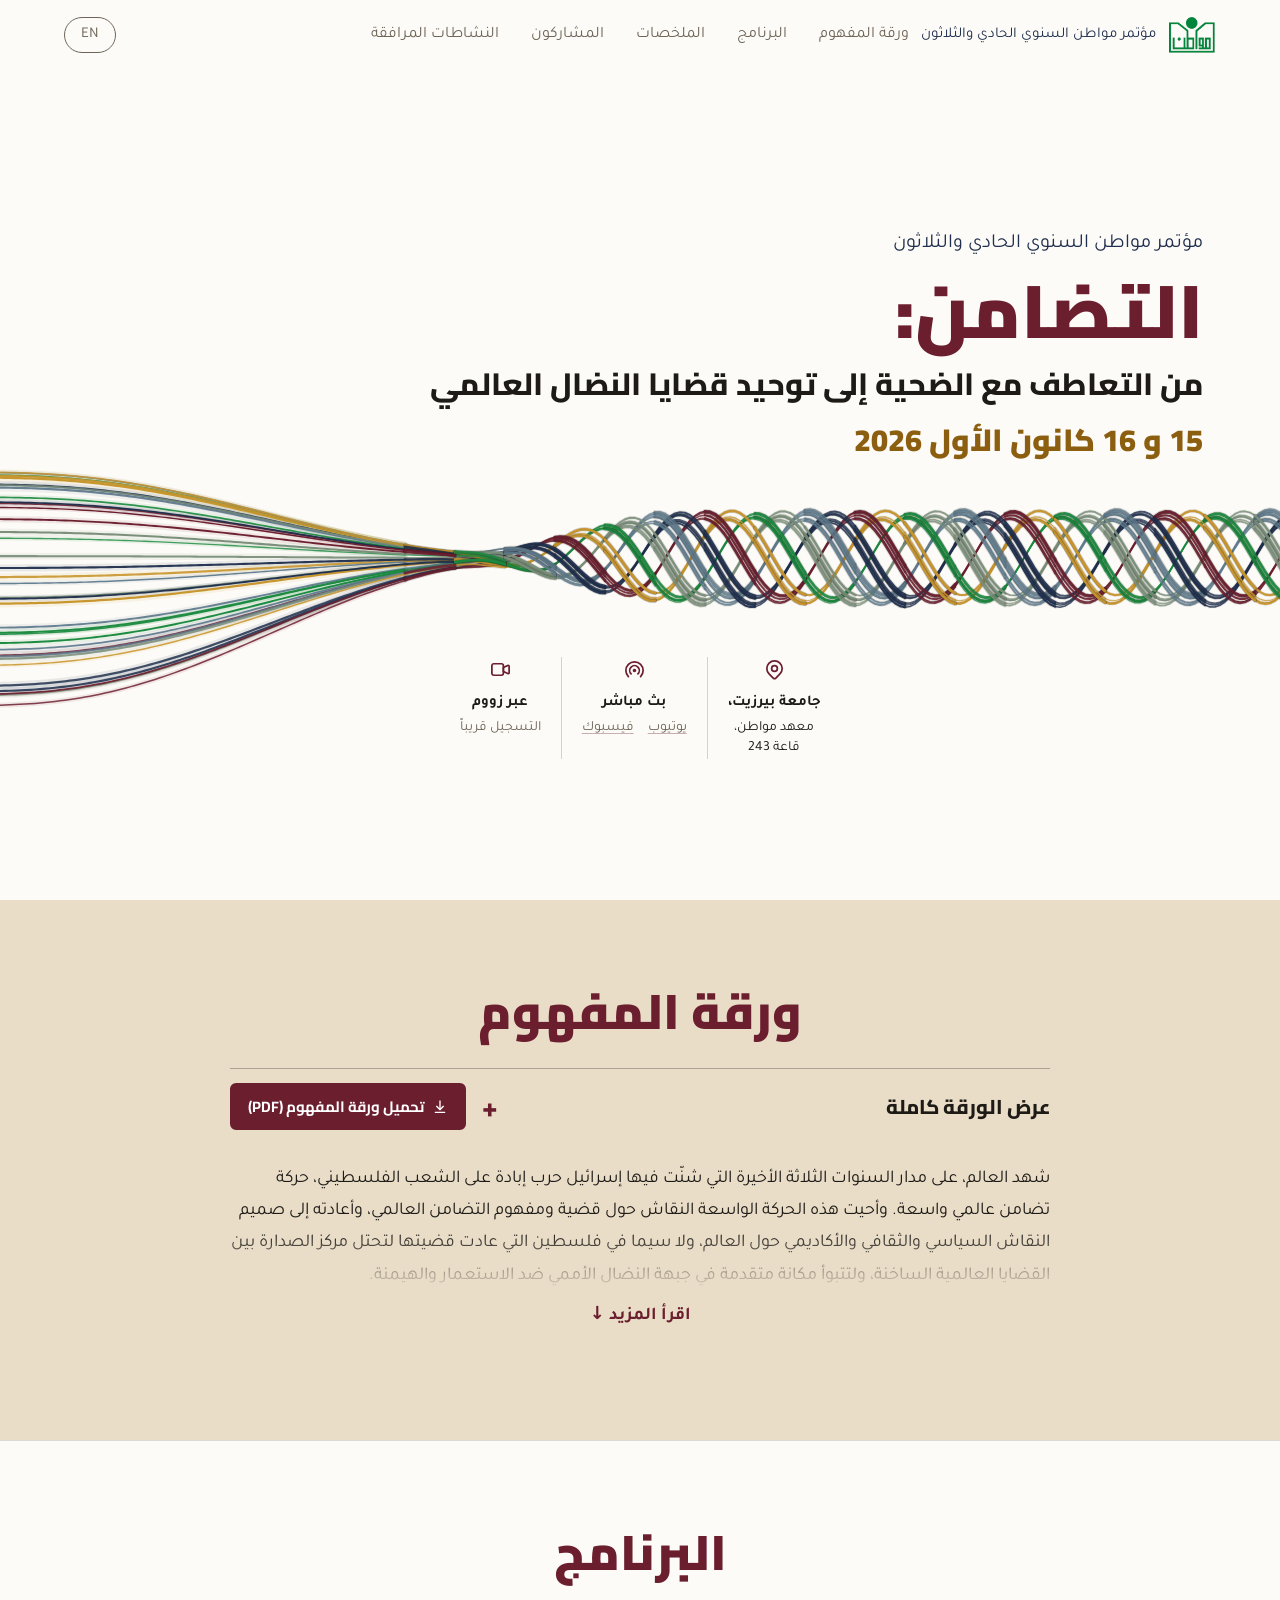
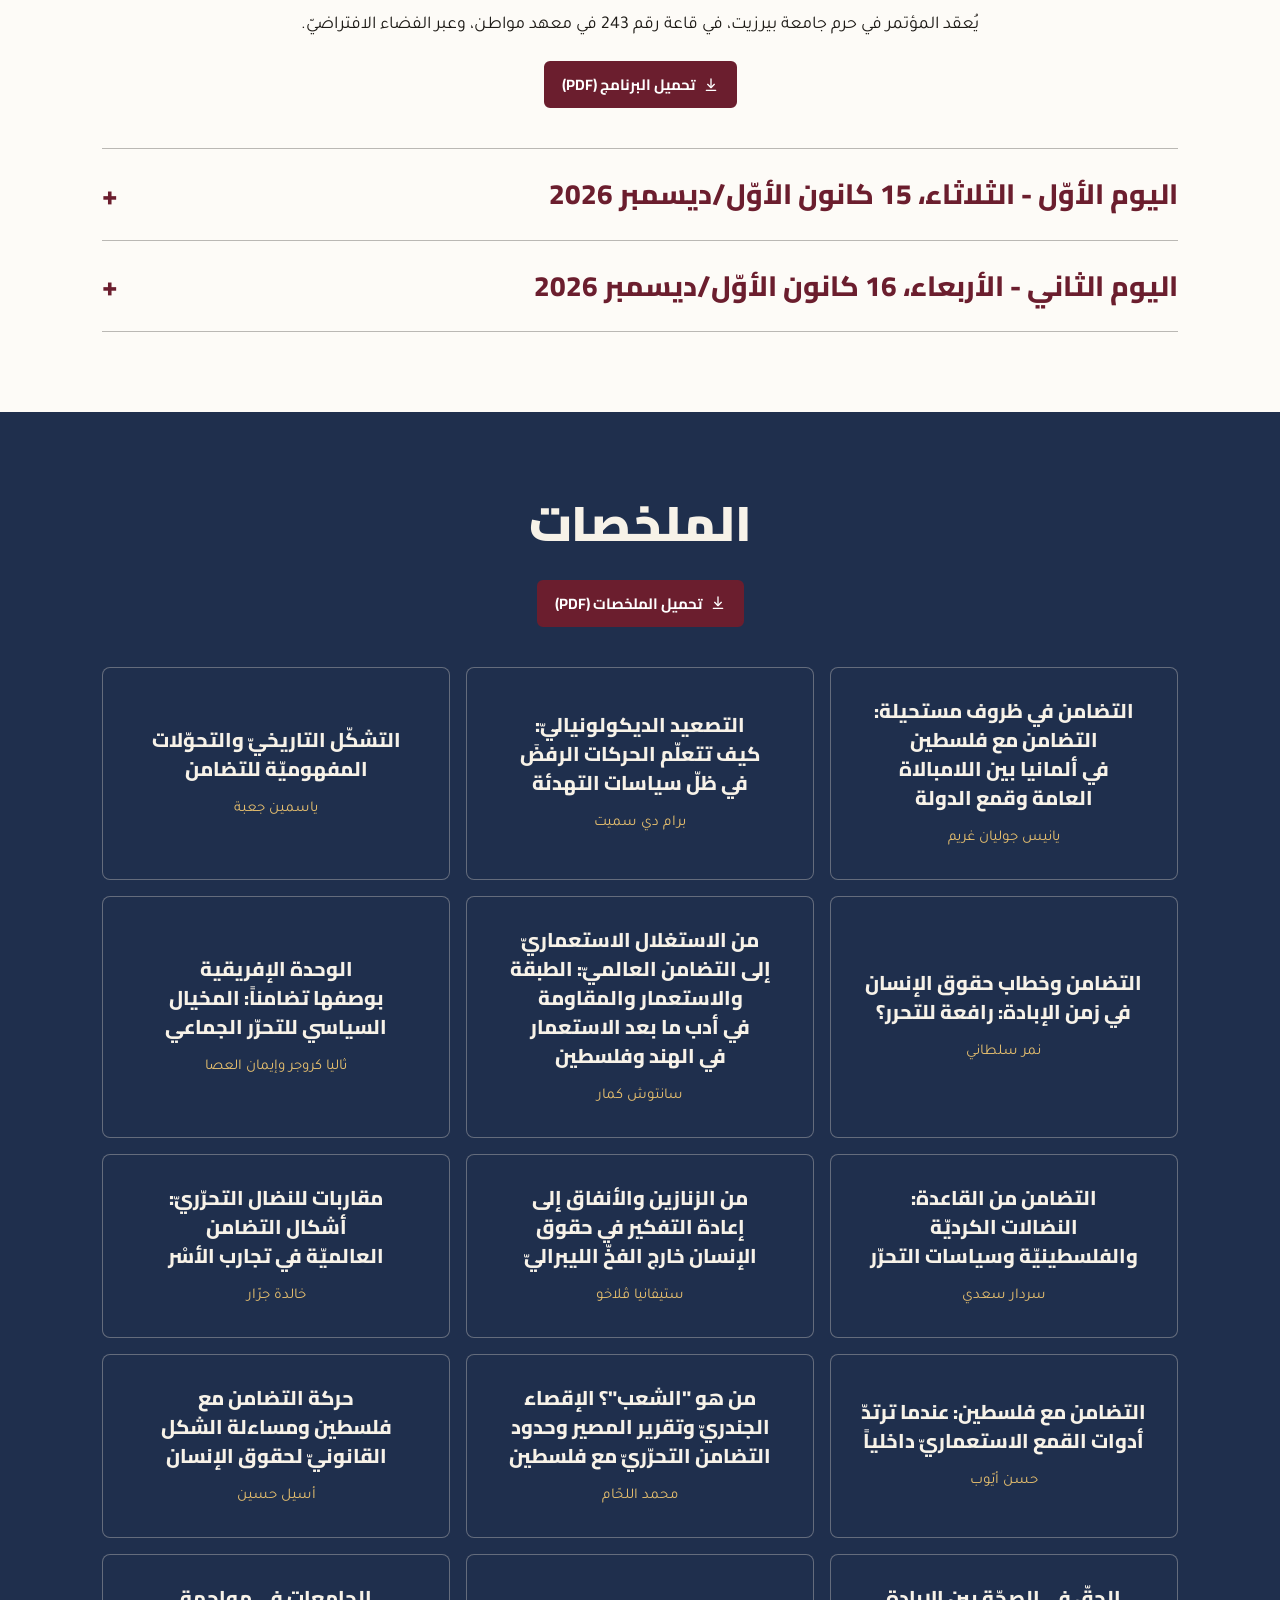
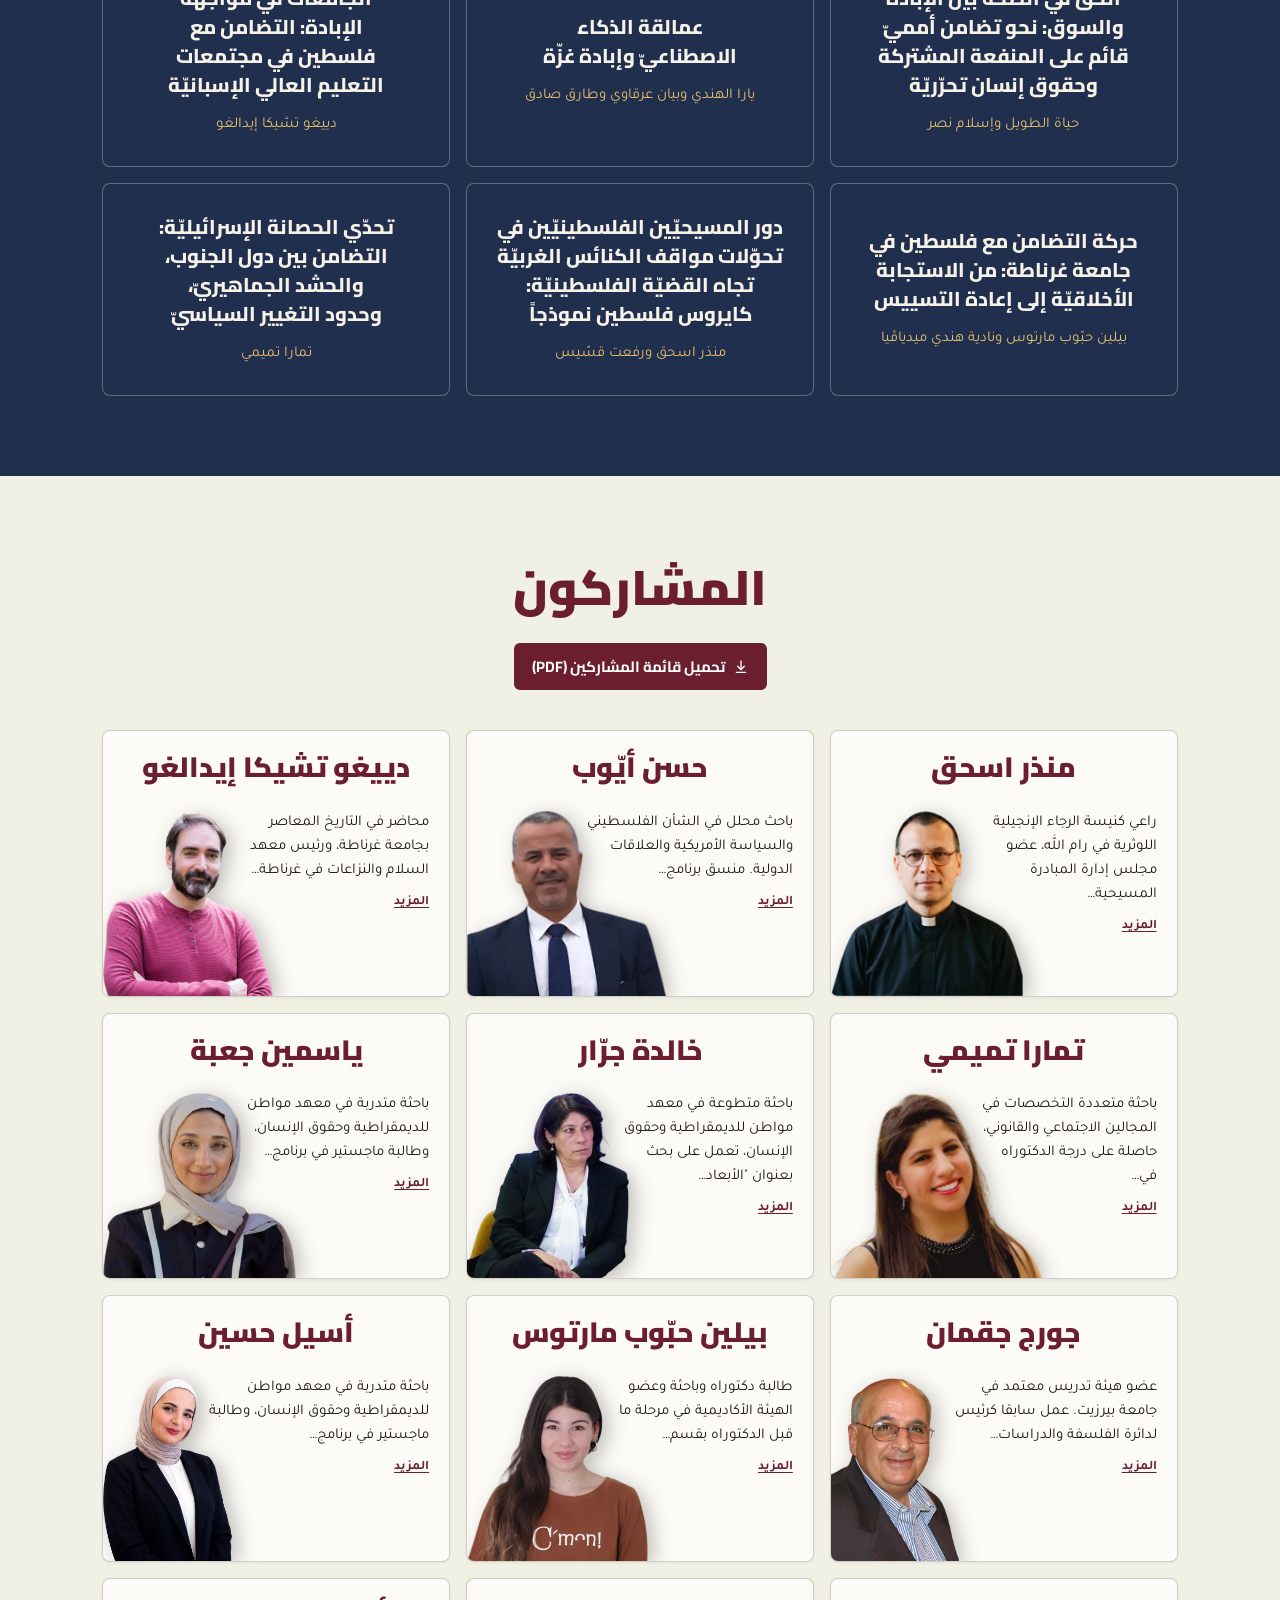
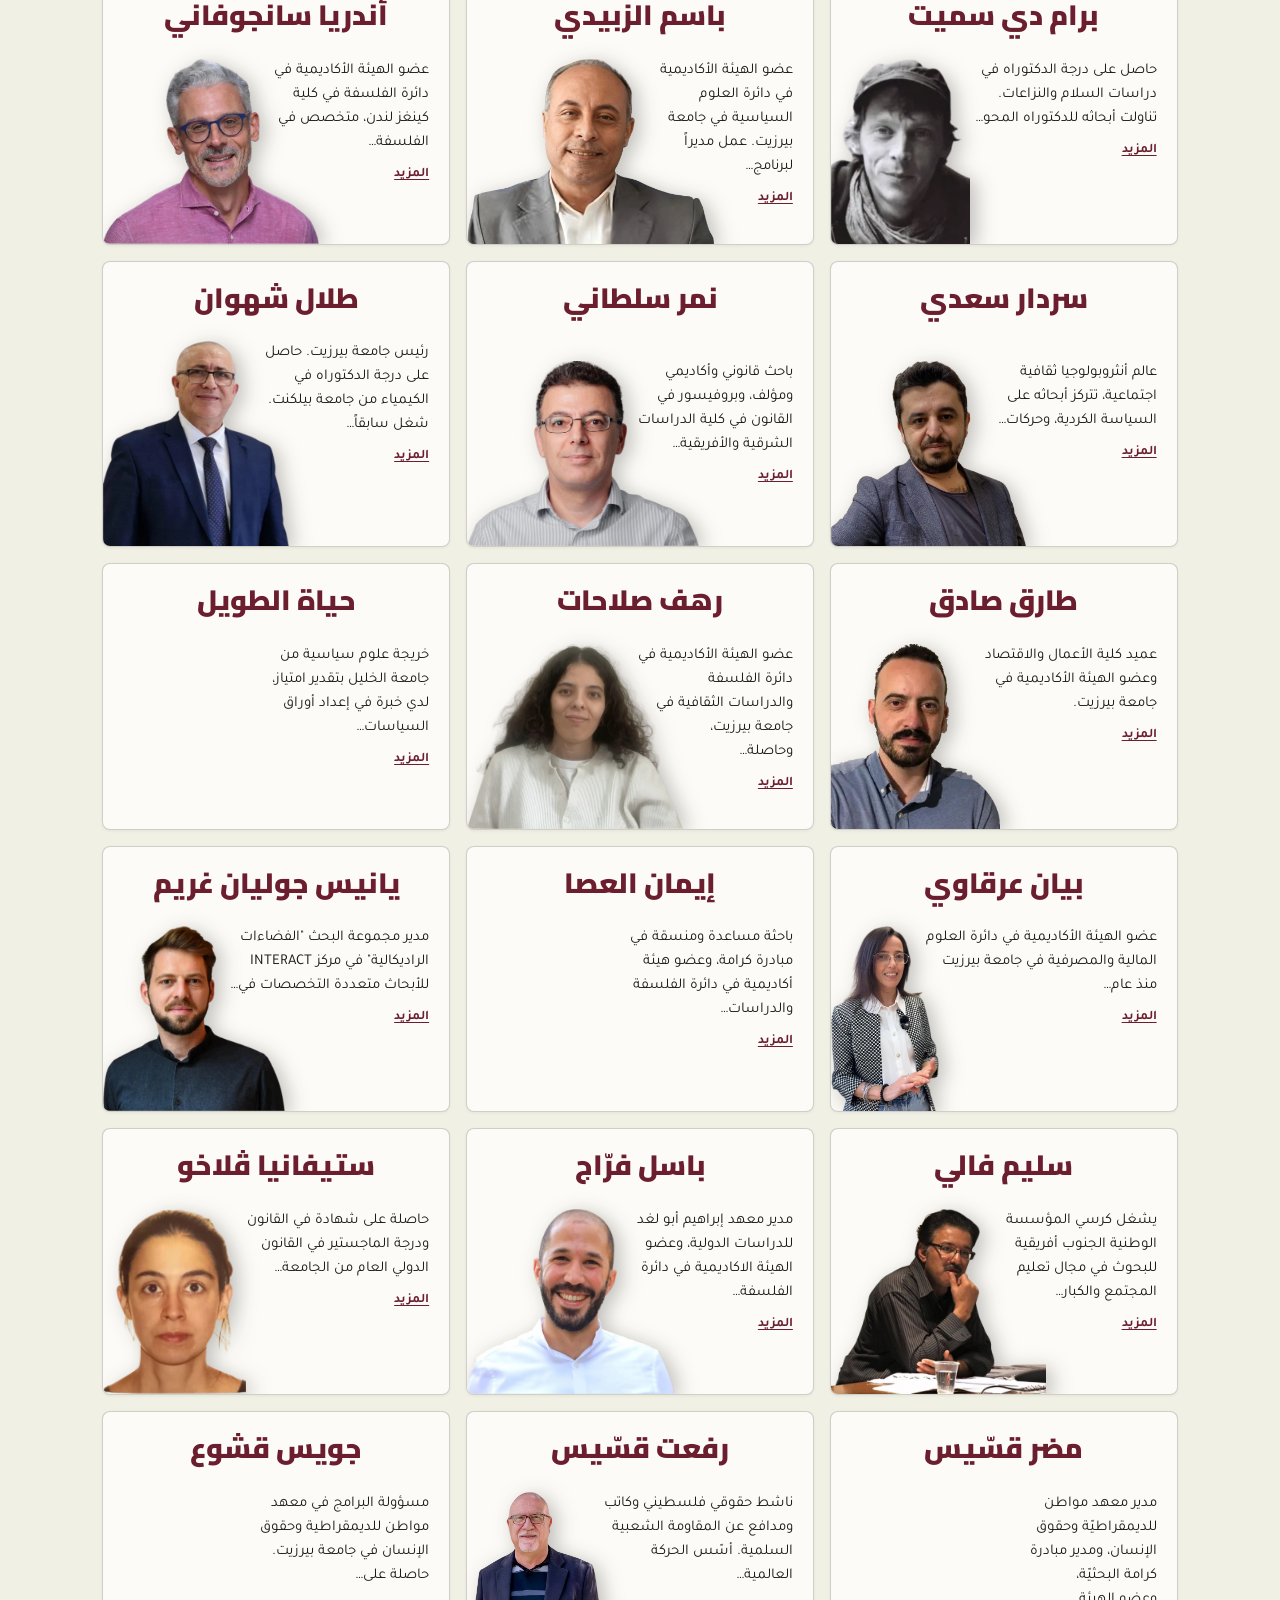
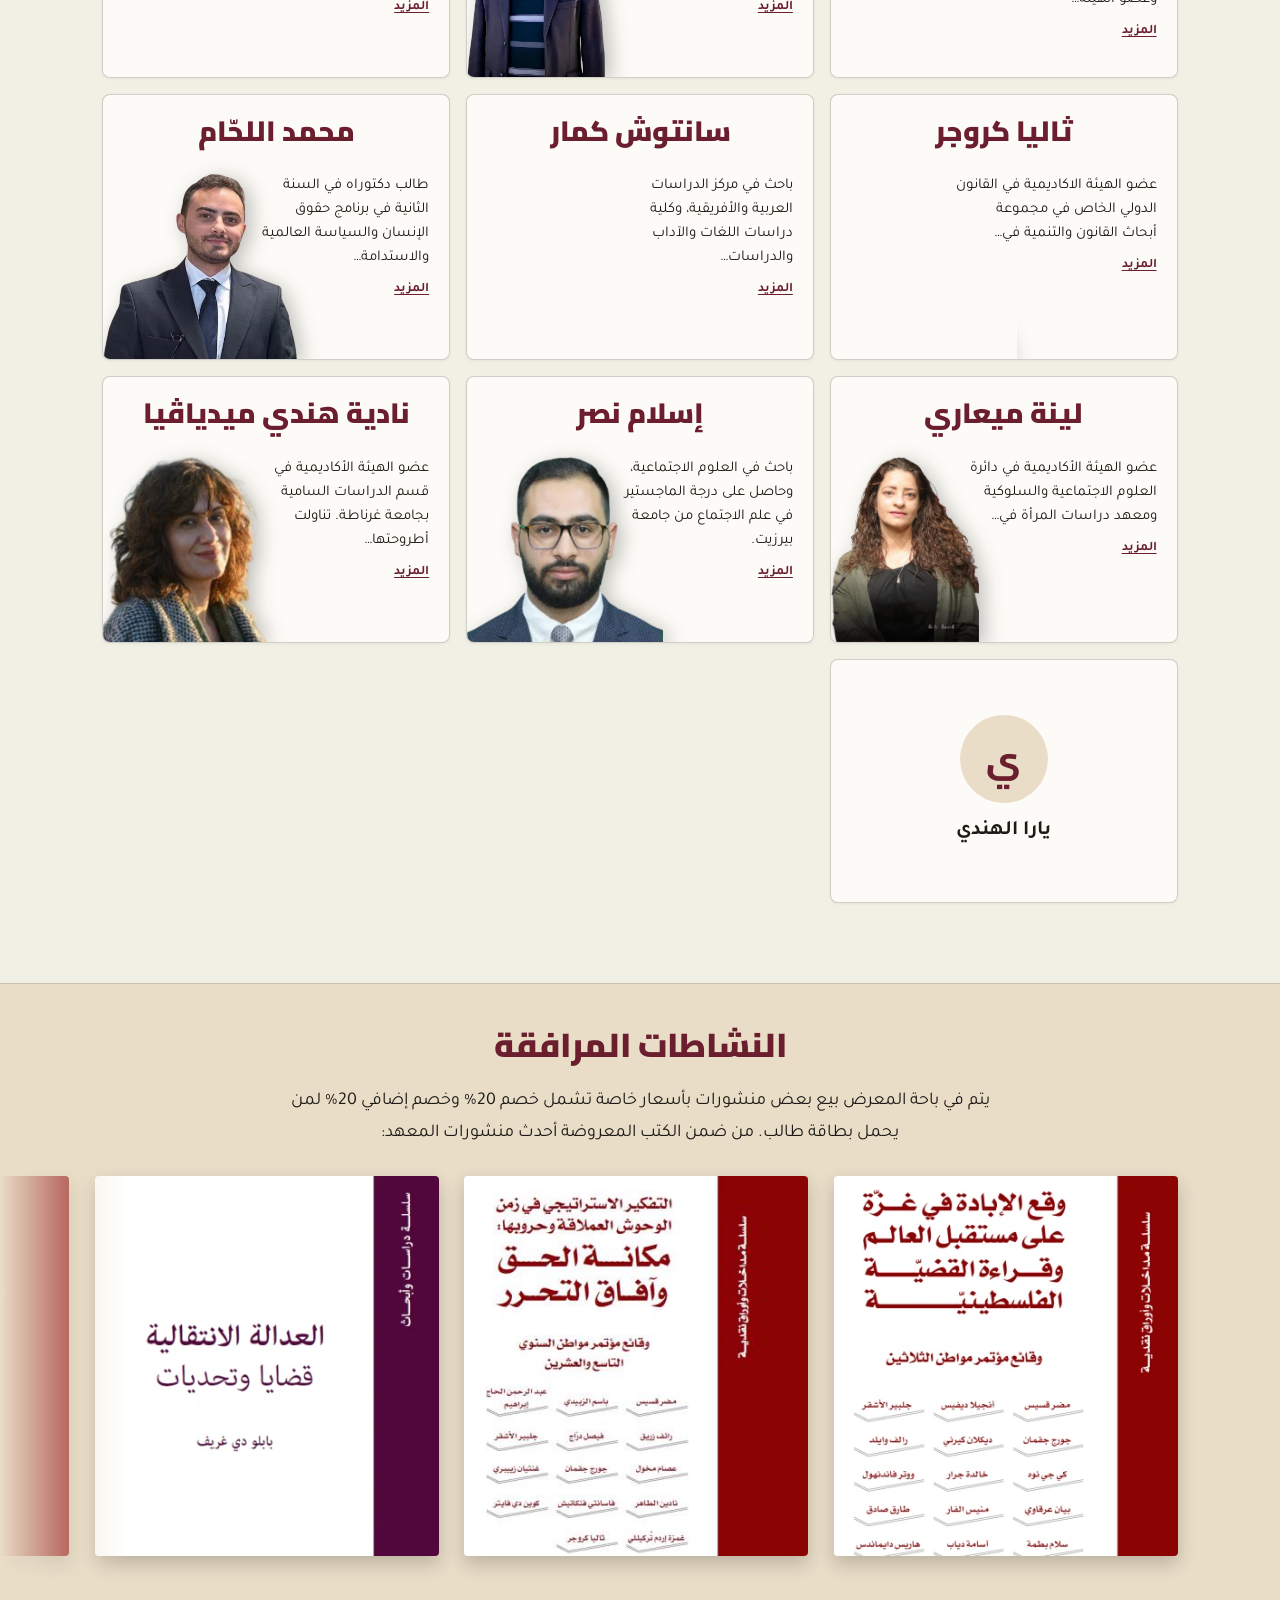
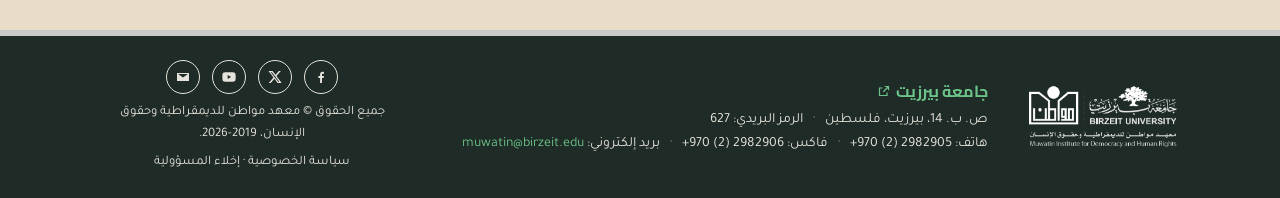
<file: index.html>
<!doctype html>
<html lang="ar" dir="rtl">
<head>
  <meta charset="utf-8">
  <meta name="viewport" content="width=device-width, initial-scale=1">
  <title>مؤتمر مواطن السنوي الحادي والثلاثون | Muwatin's 31st Annual Conference</title>
  <meta name="description" content="Solidarity: From Sympathy with the Victim to Unification of Global Struggle — 15 and 16 December 2026.">
  <link rel="icon" type="image/png" href="assets/favicon.png?v=1">
  <link rel="apple-touch-icon" href="assets/favicon.png?v=1">
  <!-- Fonts are hosted in assets/fonts (no third-party request). Cairo is a stand-in display face until the preferred one is available. -->
  <link rel="preload" href="assets/fonts/cairo-arabic.woff2" as="font" type="font/woff2" crossorigin>
  <link rel="preload" href="assets/fonts/cairo-latin.woff2" as="font" type="font/woff2" crossorigin>
  <link rel="preload" href="assets/fonts/tajawal-400-arabic.woff2" as="font" type="font/woff2" crossorigin>
  <link rel="preload" href="assets/fonts/tajawal-400-latin.woff2" as="font" type="font/woff2" crossorigin>
  <link rel="stylesheet" href="styles.css?v=97">
</head>
<body data-lang="ar">

  <header class="topbar">
    <a class="brand-block" href="#top" aria-label="مواطن — Muwatin">
      <img class="brand-mark" src="assets/muwatin-emblem.png" alt="" width="176" height="138" decoding="async">
      <span class="brand-sub"><span data-i18n="ar" lang="ar" dir="rtl">مؤتمر مواطن السنوي الحادي والثلاثون</span><span data-i18n="en" lang="en" dir="ltr">Muwatin's 31st Annual Conference</span></span>
    </a>
    <nav>
      <a href="#about" data-i18n="ar">ورقة المفهوم</a>
      <a href="#about" data-i18n="en">Concept Note</a>
      <a href="#program" data-i18n="ar">البرنامج</a>
      <a href="#program" data-i18n="en">Programme</a>
      <a href="#abstracts" data-i18n="ar">الملخصات</a>
      <a href="#abstracts" data-i18n="en">Abstracts</a>
      <a href="#participants" data-i18n="ar">المشاركون</a>
      <a href="#participants" data-i18n="en">Participants</a>
      <a href="#activities" data-i18n="ar">النشاطات المرافقة</a>
      <a href="#activities" data-i18n="en">Accompanying Activities</a>
    </nav>
    <div class="topbar-end">
      <button id="lang-toggle" type="button" class="lang-toggle" aria-label="Switch language">EN</button>
    </div>
  </header>

  <!-- Hero: threads on the left, title on the right. Scroll drives the threads and reveals the copy together. -->
  <section class="hero" id="top">
    <div class="stage">
      <div class="visual" aria-hidden="true">
        <canvas id="threads"></canvas>
      </div>

      <div class="copy-top">
        <div data-i18n="ar">
          <p class="edition" data-reveal="0">مؤتمر مواطن السنوي الحادي والثلاثون</p>
          <h1 class="title-ar" data-reveal="1">
            <span class="accent">التضامن:</span>
            <span>من التعاطف مع الضحية إلى توحيد قضايا النضال العالمي</span>
          </h1>
          <p class="dates" data-reveal="2">15 و 16 كانون الأول 2026</p>
        </div>

        <div data-i18n="en" lang="en" dir="ltr" class="copy-en">
          <p class="edition-en" data-reveal="0">Muwatin's 31st Annual Conference</p>
          <h1 class="title-en" data-reveal="1">
            <span class="accent">SOLIDARITY:</span>
            <span>From Sympathy with the Victim to Unification of Global Struggle</span>
          </h1>
          <p class="dates" data-reveal="2">15 and 16 December 2026</p>
        </div>
      </div>

      <div class="copy-bottom">
        <!-- How to attend: on campus, live stream, Zoom -->
        <ul class="attend" data-reveal="3">
          <li class="attend-item">
            <a class="attend-icons" href="https://www.google.com/maps?q=31.959278,35.182583" target="_blank" rel="noopener" tabindex="-1" aria-hidden="true">
              <svg viewBox="0 0 24 24" fill="none" stroke="currentColor" stroke-width="1.8" stroke-linecap="round" stroke-linejoin="round"><path d="M9 11a3 3 0 1 0 6 0a3 3 0 0 0 -6 0"/><path d="M17.657 16.657l-4.243 4.243a2 2 0 0 1 -2.827 0l-4.244 -4.243a8 8 0 1 1 11.314 0z"/></svg>
            </a>
            <a class="attend-label" href="https://www.google.com/maps?q=31.959278,35.182583" target="_blank" rel="noopener"><span data-i18n="ar">جامعة بيرزيت،</span><span data-i18n="en" lang="en" dir="ltr">Birzeit University,</span></a>
            <a class="attend-detail" href="https://www.google.com/maps?q=31.959278,35.182583" target="_blank" rel="noopener"><span data-i18n="ar">معهد مواطن،<br>قاعة 243</span><span data-i18n="en" lang="en" dir="ltr">Muwatin Institute,<br>Hall 243</span></a>
          </li>
          <li class="attend-item">
            <span class="attend-icons">
              <svg viewBox="0 0 24 24" fill="none" stroke="currentColor" stroke-width="1.8" stroke-linecap="round" stroke-linejoin="round" aria-hidden="true"><path d="M18.364 19.364a9 9 0 1 0 -12.728 0"/><path d="M15.536 16.536a5 5 0 1 0 -7.072 0"/><path d="M11 13a1 1 0 1 0 2 0a1 1 0 1 0 -2 0"/></svg>
            </span>
            <span class="attend-label"><span data-i18n="ar">بث مباشر</span><span data-i18n="en" lang="en" dir="ltr">Watch live</span></span>
            <span class="attend-detail attend-platforms">
              <a href="https://www.youtube.com/channel/UCZz_URbHf_JhKBpTkQ1ehEw" target="_blank" rel="noopener"><span data-i18n="ar">يوتيوب</span><span data-i18n="en" lang="en" dir="ltr">YouTube</span></a>
              <a href="https://www.facebook.com/MuwatinInstitute1" target="_blank" rel="noopener"><span data-i18n="ar">فيسبوك</span><span data-i18n="en" lang="en" dir="ltr">Facebook</span></a>
            </span>
          </li>
          <li class="attend-item">
            <span class="attend-icons">
              <svg viewBox="0 0 24 24" fill="none" stroke="currentColor" stroke-width="1.8" stroke-linecap="round" stroke-linejoin="round" aria-hidden="true"><path d="M15 10l4.553 -2.276a1 1 0 0 1 1.447 .894v6.764a1 1 0 0 1 -1.447 .894l-4.553 -2.276v-4z"/><path d="M3 8a2 2 0 0 1 2 -2h8a2 2 0 0 1 2 2v8a2 2 0 0 1 -2 2h-8a2 2 0 0 1 -2 -2z"/></svg>
            </span>
            <span class="attend-label"><span data-i18n="ar">عبر زووم</span><span data-i18n="en" lang="en" dir="ltr">Join on Zoom</span></span>
            <span class="attend-detail"><span data-i18n="ar">التسجيل قريباً</span><span data-i18n="en" lang="en" dir="ltr">Registration opens soon</span></span>
          </li>
        </ul>
      </div>
    </div>
  </section>

  <main>
    <section id="about" class="block reveal">
      <div data-i18n="ar">
        <h2>ورقة المفهوم</h2>
        <div class="accordion has-download">
          <p class="concept-lede">شهد العالم، على مدار السنوات الثلاثة الأخيرة التي شنّت فيها إسرائيل حرب إبادة على الشعب الفلسطيني، حركة تضامن عالمي واسعة. وأحيت هذه الحركة الواسعة النقاش حول قضية ومفهوم التضامن العالمي، وأعادته إلى صميم النقاش السياسي والثقافي والأكاديمي حول العالم، ولا سيما في فلسطين التي عادت قضيتها لتحتل مركز الصدارة بين القضايا العالمية الساخنة، ولتتبوأ مكانة متقدمة في جبهة النضال الأممي ضد الاستعمار والهيمنة.</p>
          <button class="concept-more" type="button">اقرأ المزيد</button>
          <a class="download-btn" href="assets/concept-note-ar.pdf" download="Muwatin-31-Concept-Note-AR.pdf"><svg viewBox="0 0 24 24" width="20" height="20" fill="none" stroke="currentColor" stroke-width="2" stroke-linecap="round" stroke-linejoin="round" aria-hidden="true"><path d="M12 3v12"/><path d="M7 11l5 5 5-5"/><path d="M5 20h14"/></svg><span class="dl-long">تحميل ورقة المفهوم (PDF)</span><span class="dl-short">تحميل PDF</span></a>
          <button class="accordion-trigger" type="button" aria-expanded="false">عرض الورقة كاملة</button>
          <div class="accordion-panel">
            <div class="accordion-inner">
              <div class="prose">
                <p>كما أعادت حركة التضامن طرح الأسئلة حول المفهوم ذاته، وأوجهه، وحدوده، ووسائطه، وتجلياته، والآفاق السياسية العالمية المشتركة التي يتيحها، وإمكانيات تنظيمه والمراكمة عليه، وفرص تحوله إلى أداة رئيسية من أدوات النضال العالمي المناهض لبنى الهيمنة والاستعمار العالمية.</p>
                <p>وبالرغم من عدم نجاح حركات التضامن في وقف الإبادة التي استمرت لأكثر من عامين كاملين، إلا أن أهمية التضامن تتجاوز السؤال حول فشلها أو نجاحها في الوقف الفوري للإبادة، لتبلغ النقاش حول مستقبلها، وآفاقها. تكمن أهميّة التضامن في ربطه بين المشروع الاستعماري في فلسطين من جهة، والنخب الاقتصادية الرأسمالية في بلدانها من جهة أخرى، وفي دوره في تعرية العطب الذي يطال الأنظمة الديمقراطية الليبرالية التي فشلت في الاستجابة إلى مطالب الملايين مقابل انصياعها إلى مصالح النخب الاقتصادية المتنفذة. كما تميّزت حركات التضامن مع فلسطين بأنها نجحت في كسر جزء من الأفكار النمطية والحواجز التي كانت مستقرّة خلال العقود الثمانية الماضية، وأثارت الأسئلة حول الدعم الرسمي الغربي والتواطؤ غير المحدود مع إسرائيل، وحول نظام وبنية منظومة الهيمنة العالمية التي ترتكب الإبادة في فلسطين، وتشن الحروب حول العالم، وتقمع المظاهرات في العديد من المدن، وتفرض سياسات الإفقار في كل أنحاء العالم.</p>
                <p>التضامن، رغم أنه لا يخلو من كونه فعلاً أخلاقياً محصوراً أو موجزاً قائماً على التعاطف مع الضحية التي تتعرض إلى الإبادة، بيد أن ما يميّزه عن التعاطف، والتفهّم، وما شابه، هو أنه فعل قائم على وجود مصلحة مشتركة أو هدف مشترك، وهو يفتح آفاقاً سياسية جديدة أمام بناء تحالفات بين القوى العالمية المناهضة للهيمنة والاستعمار، واجتراح أدوات نضالية تجعلها قادرة على مواجهة بنى الهيمنة دون الاكتفاء بالتعبير عن رفض الجرائم التي ترتكبها. يسعى هذا المؤتمر إلى مساءلة حدود التضامن القائم مع فلسطين اليوم بأشكاله كافة، والغوص في إمكانيات تطوره وتحوله (من جديد) إلى أداة سياسية نضالية عالمية واسعة الانتشار.</p>
                <p>يأتي هذا النقاش في وقت وصلت فيه الحقبة النيوليبرالية، التي انبثقت عن الرأسمالية العالمية منذ 5 عقود، مرحلة الانحطاط، وباتت المشاكل الاجتماعية والاقتصادية الناجمة عنها أكبر من أن يتم احتواءها عبر تدخلات موضعية باستخدام أدوات النظام نفسه، إذ توسعت الفوارق الطبقية في ظل النيوليبرالية لتشكل جرفاً هائلاً، واتسعت رقعة العوز والفقر عالمياً، وانتشرت البطالة، وارتفعت الأسعار، وانعدم الأمن الغذائي، وفي المقابل ازداد تركز الثروة في أيدي القلة التي تسيطر على الاقتصاد.</p>
                <p>وفي ظل هذه الأزمة التي يمر بها النظام النيوليبرالي، يشهد العالم مخاضات ميلاد نظام عالمي جديد ليس من السهل التكهن بملامحه أو مستقبله، ولكن من اليسير رؤية الصراع الدائر بين قوى الهيمنة المختلفة على طبيعته وشكله ومكانتها فيه. وهو الصراع الذي أصبح فيه العنف والفاشية والشعبوية تبدو كأنها سمات طبيعية، وهي ذاتها الشروط التي جعلت الإبادة في فلسطين ممكنة في ظل تواطؤ قوى لطالما بشّرت بالديمقراطية وحقوق الإنسان.</p>
                <p>في ظل كل هذه التحولات والأزمات العالمية الراهنة، وإرهاصات النظام العالمي الناشئ، أصبحت القضية الفلسطينية تشكل فضاءً تتقاطع فيه سمات النظام الرأسمالي العالمي، التي تشمل الاستغلال الطبقي، والاستعمار، والعنصرية، والهيمنة في تجليّاتها النيوكولونيالية والنيوليبرالية التي تضرب بعرض الحائط بحقوق الإنسان، وبالقانون الدولي، وبقضايا المساواة بين الجنسين، وبالعدالة الجندرية، وبالعدالة المناخية، وبحرية التعبير، وبالمواطنة، وبالعدالة الاجتماعية عامة؛ وهذا يجعل التضامن مع فلسطين، كما التضامن التحرري بشكل عام، مسألة تتجاوز التضامن اللحظي مع الضحية التي تتعرض للإبادة المادية المباشرة، لتبلغ الاحتجاج على الظرف العالمي برمته، وهو الظرف الذي يشكل الاستعمار في فلسطين صورة صارخة له. وفي الوقت الذي شكّلت فيه الإبادة التي شنتها إسرائيل على الشعب الفلسطيني الشرارة التي فجّرت التضامن العالمي الواسع مجدداً بعد عقود من السبات الذي نجحت السياسات النيوليبرالية في تطبيعه، إلا أن الإرهاصات والأزمات الاجتماعية والاقتصادية العالمية شكّلت، في تراكمها عاملاً دفع جماهير المتضررين من النظام النيوليبرالي العالمي إلى التضامن. وهكذا لا تكون الإبادة بحد ذاتها العامل الحاسم في إعادة بعث التضامن العالمي، وإنما الشرارة التي حركت رماداً ملتهباً أصلاً.</p>
                <p>يقودنا هذا التحليل إلى الافتراض أن حالة التضامن مع فلسطين، باعتبارها فضاء للتعبير عن الاحتجاج على الظرف العالمي برمته، وعلى الازمات التي تخلقها قوى الهيمنة، تستدعي إعادة التفكير في مفهوم التضامن برمته، ليس باعتباره مفهوماً عاطفيّاً، وإنما آليّة ذات أفق سياسي، متاحة للقوى المناهضة للهيمنة والاستعمار. ولذلك يجب فهم طبيعة التضامن العالمي القائم وحدوده ومستقبله في ظل التحولات الجيوسياسية العالمية الراهنة.</p>
                <p>ولأن المعركة ضد منظومة الهيمنة العالمية وتجلياتها المختلفة لا يمكن أن تخوضها جهة أو شعب بشكل منفرد، فإن العامل الحاسم الذي يحدد النجاح أو الفشل في هزيمة هذه المنظومة يرتبط بالقدرة على تجميع وتنظيم القوى المناهضة للهيمنة العالمية والاستعمار، وتنسيق أفعالها لخوض غمار هذه المعركة الطويلة والمضنية، وفي النجاح في بلورة القوى ذات المصلحة المشتركة في إنهاء منظومة الهيمنة برمتها، وليس الاكتفاء بتحسين مكانتها فيها. وفي سياق التضامن مع فلسطين، يكمن معيار النجاح في إيجاد صيغة عمل مشترك تؤدي إلى تمكين الجماهير التي تتظاهر ضد الغلاء والبطالة والفقر والحرب ومن أجل فلسطين، من فرض نفسها بصفتها ندّاً في مواجهة القوى التي تحتكر القرار في بنية النظام العالمي الراهن وعناصره المكونة، سواء كانت هذه القوى دولاً أو احتكارات أو منظمات.</p>
                <p>وفي السياق الفلسطيني الداخلي، فإن الموقع الذي تحتله فلسطين على خريطة النضال العالمي ضد الهيمنة والاستعمار، باعتبارها خط المواجهة الذي تشتبك عبره قوى الاستعمار والإمبريالية والهيمنة العالمية، عبر وكيلها الإسرائيلي، من جهة، مع قوى التحرر والنضال ضدها من جهة أخرى، تفرض إعادة ترتيب الوضع الداخلي الفلسطيني، وإعادة التفكير بالمشروع الوطني وأدواته النضالية وتحالفاته وأهدافه، بما ينسجم مع المكانة العالمية التي تحتلها القضية الفلسطينية، ومع مركزية فلسطين في حركة النضال ضد قوى الهيمنة العالمية، وبشكل يضمن القدرة على توظيف، وإعلاء دور، التقاطعات بين النضال العالمي المتصاعد ضد الرأسمالية وقوى الهيمنة المختلفة، وبين النضال الفلسطيني ضد الاستعمار باعتباره أحد تجليات منظومة الهيمنة العالمية، من أجل تحقيق المشروع الوطني الفلسطيني الساعي إلى التحرر وتفكيك منظومة الاستعمار.</p>
                <p>على صعيد آخر، تثير حركة التضامن العالمي الواسع مجموعة من الأسئلة حول مستقبل حقوق الإنسان وآفاقها، وعلى مستقبل النظام الديمقراطي، والتحولات التي من الممكن أن تطالهما في ظل حركة التضامن العالمي، لا سيما في ظل تنامي المؤشرات على فشل المنظومة الليبرالية القائمة في صون كرامة الإنسان، وبشكل خاص في إحقاق حقوقه الاجتماعية والاقتصادية، وفي حمايته من تغول الشركات وقوى السوق، ومن الفقر والعوز. إن نزوع النظام العالمي، بعيداً عن القانون، والحق، وبعيداً عن الديمقراطية، واتجاهه المتزايد نحو الأوليغاركية وصولاً إلى الفاشية، يفرض سؤالاً حول صياغة المستقبل، وهو السؤال الذي خالج جموع المحتجين على الوضع العالمي الراهن، بتجلياته المحلية المتنوعة.</p>
                <h3>محاور المؤتمر</h3>
                <p>سيناقش مؤتمر مواطن السنوي الحادي والثلاثين قضية التضامن من جوانبها المختلفة، في محاولة للإجابة على السؤال المركزي: ما هي الدروس التي يمكن أن نتعلمها من حركة التضامن العالمي مع فلسطين؟ ماهي الإمكانات والحدود السياسية لهذا التضامن؟ وإلى أي مدى يمكن أن تشكل نموذجاً لمشروع نضال عالمي مشترك ضد منظومة الهيمنة والاستعمار؟ وما هو واجب الفلسطينيين تجاه المتضامنين معهم؟</p>
                <p>وسيعرض المؤتمر إلى هذا السؤال عبر خمسة محاور أساسية:</p>
                <h3>المحور الأول: مفهوم التضامن والتحولات التي طرأت عليه</h3>
                <p>يسعى هذا المحور إلى إلقاء الضوء على مفهوم التضامن بشكل عام، والتحولات التي طرأت عليه على مدار السنوات الثلاثة الماضية، وكيفية قراءة المفهوم اليوم من الناحية النظرية، وما هي أبرز العوامل والفاعلين الذين يعيدون صياغة المفهوم، وما هي مآلاته ودلالاته الجديدة، والفرق بين التعاطف والتأييد والتضامن، والأبعاد السياسية للمفهوم، وغيرها من الجوانب التي تسعى إلى تفكيك المفهوم ذاته، ومحاولة إعادة قراءته في ضوء حركة التضامن الحالية.</p>
                <h3>المحور الثاني: حركة التضامن مع فلسطين: تعاطف لحظي مع الضحية أم احتجاج على الوضع العالمي؟</h3>
                <p>يناقش هذا المحور ماهية حركة التضامن العالمي مع فلسطين اليوم، كما يسعى إلى الإجابة عن السؤال المتعلق بكيفية قراءة حركة التضامن الواسعة مع فلسطين حول العالم، ونقاش حدوها ومآلاتها باعتبارها حركة تتجاوز كونها لحظية مرتبطة بالإبادة وبالتعاطف مع الضحية، أم حركة عبّرت خلالها الجماهير حول العالم عن احتجاجها على الوضع العالمي الناجم المقلق، والمثقل بالأزمات الاقتصادية والاجتماعية والسياسية والعسكرية والمعيشية التي خلقتها النيوليبرالية، وإلى أي مدى تتقاطع التعبئة من أجل فلسطين مع القلق على مستقبل الشعوب الأخرى المهدد.</p>
                <h3>المحور الثالث: الآفاق السياسية لحركة التضامن العالمي</h3>
                <p>يناقش هذا المحول الآفاق السياسية لحركة التضامن العالمي مع فلسطين، وإمكانيات وآفاق تحولها إلى حركة نضالية عالمية منظمة تسعى إلى مواجهة الهيمنة والفاشية والشعبوية، وإلى تفكيك بنى الاستعمار والاستغلال والاحتكار، والسعي إلى تحقيق العدالة الاجتماعية، وصون حقوق الانسان وكرامته. كما سيعرض هذا المحور للشروط التنظيمية والسياسية والمؤسسية الضرورية لتحول حركة التضامن العالمي إلى حركة عالمية مستدامة ومنظمة.</p>
                <h3>المحور الرابع: الوضع الداخلي الفلسطيني والمعيقات التي يضعها أمام النضال العالمي المشترك</h3>
                <p>يناقش هذا المحور الوضع الداخلي الفلسطيني، وكيفية قراءة النخب الفلسطينية الحالية لحركة التضامن مع فلسطين، والمحددات والمعيقات التي تضعها أزمات النظام السياسي الفلسطيني وغياب المشروع الوطني أمام تمكن الفلسطينيين من البناء على حركة التضامن الواسعة والمراكمة على إنجازاتها، ومن بناء التحالفات مع القوى التقدمية العالمية ضمن رؤية ونضال مشترك يضع فلسطين في قلب النضال العالمي ضد الهيمنة والرأسمالية والاستعمار، وإعادة بعث حركة التضامن الفلسطيني مع باقي شعوب العالم التي تناضل من أجل العدالة الاجتماعية والحرية والكرامة الإنسانية.</p>
                <h3>المحور الخامس: تقبل حقوق الإنسان في ظل حركة التضامن</h3>
                <p>يعرض هذا المحور لنقاش مستقبل حقوق الانسان في ظل تفعيل آلية التضامن الأممي، وإمكانيات البناء على حركة التضامن الراهنة لتطوير منظومة حقوق الإنسان، وتحويلها إلى أداة تحررية تهدف إلى تحرير الإنسان، وإلى ضمان صون الكرامة الإنسانية. كما سيناقش هذا المحور دور القوى الفاعلة في حركة التضامن العالمي في التأثير على حركة حقوق الإنسان وبنيتها وأدواتها ومؤسساتها، وما هو المطلوب لإصلاحها وتحويلها إلى أداة تحررية في ظل حركة التضامن الراهنة.</p>
              </div>
            </div>
          </div>
        </div>
      </div>
      <div data-i18n="en" lang="en" dir="ltr">
        <h2>Concept Note</h2>
        <div class="accordion has-download">
          <p class="concept-lede">Over the past three years, during which Israel has waged a war of annihilation against the Palestinian people, the world has witnessed a broad global solidarity movement. This widespread mobilisation has revived debates around the concept of global solidarity, bringing it back to the heart of political, cultural, and academic discussions around the world, particularly in Palestine, whose cause has once again moved to the forefront of pressing global issues and assumed a prominent position within the international struggle against colonialism and domination.</p>
          <button class="concept-more" type="button">Read more</button>
          <a class="download-btn" href="assets/concept-note-en.pdf" download="Muwatin-31-Concept-Note-EN.pdf"><svg viewBox="0 0 24 24" width="20" height="20" fill="none" stroke="currentColor" stroke-width="2" stroke-linecap="round" stroke-linejoin="round" aria-hidden="true"><path d="M12 3v12"/><path d="M7 11l5 5 5-5"/><path d="M5 20h14"/></svg><span class="dl-long">Download the concept note (PDF)</span><span class="dl-short">Download PDF</span></a>
          <button class="accordion-trigger" type="button" aria-expanded="false">Read the full concept note</button>
          <div class="accordion-panel">
            <div class="accordion-inner">
              <div class="prose">
                <p>The solidarity movement has also raised renewed questions about solidarity itself: its forms, limits, means, manifestations, and the shared global political horizons it makes possible; the possibilities for organising and building on it; and the prospects of transforming it into a principal instrument of international struggle against global structures of domination and colonialism.</p>
                <p>Despite the fact that the solidarity movement has failed to stop the attempted annihilation, which has been going on for over two years, the significance of solidarity extends beyond the question of whether it succeeded or failed in bringing the annihilation to an immediate halt. It reaches instead into a broader discussion of its future and prospects. The importance of solidarity lies in the way in which it connects the colonial project in Palestine, on the one hand, with global capitalist economic elites, on the other. It also lies in its role in exposing the dysfunction of liberal democratic systems, which have failed to respond to the demands of millions while submitting to the interests of powerful economic elites. Furthermore, solidarity movements with Palestine have succeeded in exposing and breaking some of the stereotypes and barriers that had become deep-rooted over the past eight decades. They have raised questions about official Western support for, and unlimited complicity with, Israel, as well as about the system and structure of global hegemony that is committing genocide in Palestine, as it wages wars around the world, suppresses demonstrations in numerous cities, and imposes impoverishment policies all over the world.</p>
                <p>Although solidarity does, in part, take the form of limited or temporary moral acts grounded in sympathy with victims of oppression, aggression, genocide, and the like, what distinguishes it from sympathy, empathy, and similar responses is that it is an act based not only on emotions, but also on a shared interest and/or common goal. It opens new political horizons for building alliances among global forces opposed to domination and colonialism, and for devising tools of struggle that enable these forces to confront structures of domination, rather than merely expressing condemnation of the crimes committed, and providing symptomatic relief.</p>
                <p>This conference seeks to interrogate the limits of the solidarity currently expressed with Palestine in all its forms, and to explore the possibilities of its development, transformation, and rejuvenation into a broad and globally widespread political instrument of emancipatory struggle. This discussion comes at a time when the neoliberal era, which emerged from global capitalism five decades ago, has entered the phase of decay. The social and economic crises it has caused have become too great to be contained through limited interventions using the very tools of the existing system. Under neoliberalism, class inequalities have widened into an enormous chasm; deprivation and poverty have spread globally; unemployment has increased; prices have risen; and food security has deteriorated. At the same time, wealth has become increasingly concentrated in the hands of a small minority that controls the economy.</p>
                <p>Amid this crisis of the neoliberal system, the world is witnessing the labour pains of the birth of a new global order whose contours and features are difficult to predict. Yet it is easy to see the struggle among the various forces of domination over its nature, form, and the positions they will occupy within it. In this struggle, violence, fascism, and populism have come to be almost as naturalised. These are precisely the conditions that made the annihilation attempt in Palestine possible, under the complicity of same powers that have long proclaimed their commitment to democracy and human rights.</p>
                <p>Against the backdrop of these transformations and global crises, and the early signs of an emerging world order, Palestine has become a space in which the defining features of global capitalism intersect: class exploitation, colonialism, racism, and domination in their neocolonial and neoliberal manifestations. These forces disregard human rights and international law, as well as gender equality, and gender justice, climate justice, freedom of expression, citizenship, and social justice generally. This makes solidarity with Palestine, and emancipatory solidarity more broadly, a matter that extends beyond temporary solidarity with a victim subjected to direct material annihilation. It becomes a protest against the global condition as a whole, of which colonialism in Palestine is a stark manifestation. While the genocide waged by Israel against the Palestinian people constituted the spark that ignited broad global solidarity after decades of dormancy, a dormancy that neoliberal policies had succeeded in normalising, the build-up of global social and economic crises constituted a factor driving those harmed by the global neoliberal order toward solidarity. The genocide, therefore, is not in itself the decisive factor behind the revival of global solidarity; rather, it was the spark that stirred already smouldering ashes.</p>
                <p>This analysis leads us to assume that solidarity with Palestine, as a scope of protest expression against the global condition as a whole, and against the crises generated by forces of domination, calls for a fundamental rethinking of solidarity itself, not as an emotional concept, but as a mechanism with a political horizon available to forces opposed to domination and colonialism. The nature, limits, and future of existing global solidarity must therefore be understood in light of current global geopolitical transformations.</p>
                <p>Since the struggle against the global system of domination and its various manifestations cannot be waged by any one party or people alone, the decisive factor determining success or failure in defeating this system lies in the ability to bring together and organise forces opposed to global domination and colonialism, coordinate their actions, and engage in this long and arduous struggle. It also lies in the ability to crystallise the forces that share an interest in ending the system of domination as a whole, rather than merely improving their position within it. In the context of solidarity with Palestine, the measure of success lies in developing forms of collective action that enable the masses protesting against rising prices, unemployment, poverty, and war, and in support of Palestine, to assert themselves as an counter-force confronting those who monopolise decision-making within the structures, and constituent elements, of the current global order, whether states, monopolies, or organisations.</p>
                <p>Within the Palestinian context, Palestine's position on the map of the global struggle against domination and colonialism — as a frontline where the forces of colonialism, imperialism, and global domination, acting through their Israeli proxy, confront forces of liberation and struggle against them — requires the reorganisation of the Palestinian domestic political landscape. It requires rethinking the national project, its tools of struggle, alliances, and objectives in ways that correspond to the global position occupied by the Palestinian cause and to Palestine's centrality within the struggle against global forces of domination. This must also ensure the ability to harness and elevate the role of the intersections between the growing global struggle against capitalism and various forces of domination, and the Palestinian struggle against colonialism as one manifestation of the global system of domination, in pursuit of the Palestinian national project of liberation and the dismantling of the colonial system.</p>
                <p>At another level, the global solidarity movement poses a range of questions concerning the future and prospects of human rights, and the future of the democratic system, as well as the transformations that may affect both in the context of global solidarity. This is particularly significant given the growing indications of the failure of the existing liberal order to safeguard human dignity, especially in realising social and economic rights and protecting people from the unchecked power of corporations and market forces, as well as from poverty and deprivation. The global order's growing departure from law, rights, and democracy, and its immanent transformation towards oligarchy and ultimately fascism, raises the question of how the future should be constituted; a question that has confronted masses of protesters against the current global condition in its diverse local manifestations.</p>
                <h3>Rubrics</h3>
                <p>Muwatin's 31st Annual Conference will interrogate solidarity from a range of perspectives, in attempt to answer the central questions: What lessons can we learn from the global solidarity movement with Palestine? What are the political possibilities and limits of this solidarity? To what extent can it serve as a model for a shared global struggle against systems of domination and colonialism? And what is the responsibility of Palestinians toward those who stand in solidarity with them? The conference will address these questions through the following five main themes.</p>
                <h3>First Rubric: The Concept of Solidarity and Its Transformations</h3>
                <p>This rubric seeks to shed light on the concept of solidarity more broadly, the transformations it has undergone over the past three years, and how the concept can be understood theoretically today. It will examine the principal factors and actors reshaping the concept, its emerging trajectories and meanings, the distinction between sympathy, support, and solidarity, and the political dimensions of the concept, among other aspects that seek to deconstruct solidarity itself and reconsider it in light of the current solidarity movement.</p>
                <h3>Second Rubric: The Solidarity Movement with Palestine: Momentary Sympathy with the Victim or Protest against the Global Condition?</h3>
                <p>This rubric looks into the nature of the global solidarity movement with Palestine today. It seeks to address how the widespread solidarity with Palestine around the world should be understood, and to consider its limits and trajectories. Is it a momentary movement tied to the genocide and sympathy with its victims, or has it provided a means through which people around the world have expressed their protest against a deeply troubling global condition, burdened by the economic, social, political, military, and livelihood crises caused by neoliberalism? To what extent does mobilisation for Palestine intersect with concerns about the endangered future of other peoples?</p>
                <h3>Third Rubric: The Political Prospects for the Global Solidarity Movement</h3>
                <p>This rubric examines the political prospects of the global solidarity movement with Palestine and the possibilities for transforming it into an organised global movement of struggle against domination, fascism, and populism; dismantling structures of colonialism, exploitation, and monopoly; pursuing social justice; and the protection human rights and dignity. It will also address the organisational, political, and institutional conditions necessary for transforming the global solidarity movement into a sustainable and organised international movement.</p>
                <h3>Fourth Rubric: The Palestinian Domestic Condition and the Obstacles it Poses to a Shared Global Struggle</h3>
                <p>This rubric examines the Palestinian domestic situation and the ways in which the current Palestinian elites understand solidarity with Palestine. It considers the constraints and obstacles created by the crises of the Palestinian political system and the absence of a national project, and how these prevent Palestinians from building upon the broad solidarity movement and consolidating its achievements. It also considers the prospects for building alliances with progressive forces around the world around a shared vision and struggle that places Palestine at the heart of the global struggle against domination, capitalism, and colonialism, while reviving Palestinian solidarity with other peoples around the world fighting for social justice, freedom, and human dignity.</p>
                <h3>Fifth Rubric: The Reception of Human Rights within the Solidarity Movement</h3>
                <p>This rubric inspects the future of human rights in the context of activating transnational solidarity as a mechanism, and the possibilities for building upon the current solidarity movement to develop the human rights system and transform it into an emancipatory instrument aimed at liberating human beings and safeguarding human dignity. It will also discuss the role of the forces active within the global solidarity movement in influencing the human rights movement, its structures, instruments, and institutions, and what is required to reform them and transform them into emancipatory tools in light of the current solidarity movement.</p>
              </div>
            </div>
          </div>
        </div>
      </div>
    </section>

    <section id="program" class="block reveal">
      <div data-i18n="ar">
        <h2>البرنامج</h2>
        <p class="lede">يُعقد المؤتمر في حرم جامعة بيرزيت، في قاعة رقم 243 في معهد مواطن، وعبر الفضاء الافتراضيّ.</p>
        <p class="section-download"><a class="download-btn" href="assets/programme-ar.pdf?v=2" download="Muwatin-31-Programme-AR.pdf"><svg viewBox="0 0 24 24" width="20" height="20" fill="none" stroke="currentColor" stroke-width="2" stroke-linecap="round" stroke-linejoin="round" aria-hidden="true"><path d="M12 3v12"/><path d="M7 11l5 5 5-5"/><path d="M5 20h14"/></svg><span class="dl-long">تحميل البرنامج (PDF)</span><span class="dl-short">تحميل PDF</span></a></p>
      </div>
      <div data-i18n="en" lang="en" dir="ltr">
        <h2>Programme</h2>
        <p class="lede">Held at Birzeit University (Hall 243 – Muwatin Institute) and online.</p>
        <p class="section-download"><a class="download-btn" href="assets/programme-en.pdf?v=2" download="Muwatin-31-Programme-EN.pdf"><svg viewBox="0 0 24 24" width="20" height="20" fill="none" stroke="currentColor" stroke-width="2" stroke-linecap="round" stroke-linejoin="round" aria-hidden="true"><path d="M12 3v12"/><path d="M7 11l5 5 5-5"/><path d="M5 20h14"/></svg><span class="dl-long">Download the programme (PDF)</span><span class="dl-short">Download PDF</span></a></p>
      </div>

      <div id="program-days"></div>
    </section>

    <section id="abstracts" class="block block-alt reveal">
      <div data-i18n="ar">
        <h2>الملخصات</h2>
        <p class="section-download"><a class="download-btn" href="assets/abstracts-ar.pdf?v=2" download="Muwatin-31-Abstracts-AR.pdf"><svg viewBox="0 0 24 24" width="20" height="20" fill="none" stroke="currentColor" stroke-width="2" stroke-linecap="round" stroke-linejoin="round" aria-hidden="true"><path d="M12 3v12"/><path d="M7 11l5 5 5-5"/><path d="M5 20h14"/></svg><span class="dl-long">تحميل الملخصات (PDF)</span><span class="dl-short">تحميل PDF</span></a></p>
      </div>
      <div data-i18n="en" lang="en" dir="ltr">
        <h2>Abstracts</h2>
        <p class="section-download"><a class="download-btn" href="assets/abstracts-en.pdf?v=3" download="Muwatin-31-Abstracts-EN.pdf"><svg viewBox="0 0 24 24" width="20" height="20" fill="none" stroke="currentColor" stroke-width="2" stroke-linecap="round" stroke-linejoin="round" aria-hidden="true"><path d="M12 3v12"/><path d="M7 11l5 5 5-5"/><path d="M5 20h14"/></svg><span class="dl-long">Download the abstracts (PDF)</span><span class="dl-short">Download PDF</span></a></p>
      </div>

      <div class="abstracts" id="abstracts-list"></div>
    </section>

    <section id="participants" class="block reveal">
      <div data-i18n="ar">
        <h2>المشاركون</h2>
        <p class="section-download"><a class="download-btn" href="assets/participants-ar.pdf?v=2" download="Muwatin-31-Participants-AR.pdf"><svg viewBox="0 0 24 24" width="20" height="20" fill="none" stroke="currentColor" stroke-width="2" stroke-linecap="round" stroke-linejoin="round" aria-hidden="true"><path d="M12 3v12"/><path d="M7 11l5 5 5-5"/><path d="M5 20h14"/></svg><span class="dl-long">تحميل قائمة المشاركين (PDF)</span><span class="dl-short">تحميل PDF</span></a></p>
      </div>
      <div data-i18n="en" lang="en" dir="ltr">
        <h2>Participants</h2>
        <p class="section-download"><a class="download-btn" href="assets/participants-en.pdf?v=2" download="Muwatin-31-Participants-EN.pdf"><svg viewBox="0 0 24 24" width="20" height="20" fill="none" stroke="currentColor" stroke-width="2" stroke-linecap="round" stroke-linejoin="round" aria-hidden="true"><path d="M12 3v12"/><path d="M7 11l5 5 5-5"/><path d="M5 20h14"/></svg><span class="dl-long">Download the participants (PDF)</span><span class="dl-short">Download PDF</span></a></p>
      </div>

      <div class="participants" id="participants-list"></div>
    </section>

    <!-- The book fair running alongside the conference: a full-width strip of covers that scrolls sideways. -->
    <section id="activities" class="block reveal">
      <div data-i18n="ar">
        <h2>النشاطات المرافقة</h2>
        <p class="lede">يتم في باحة المعرض بيع بعض منشورات بأسعار خاصة تشمل خصم 20% وخصم إضافي 20% لمن يحمل بطاقة طالب. من ضمن الكتب المعروضة أحدث منشورات المعهد:</p>
      </div>
      <div data-i18n="en" lang="en" dir="ltr">
        <h2>Accompanying Activities</h2>
        <p class="lede">On the conference, some of Muwatin’s publication will be available for sale at special price with a 20% reduction. An additional 20% reduction will be made for students (presenting a student card). The books on sale include latest Muwatin publications</p>
      </div>

      <ul class="books-track" tabindex="0" aria-label="إصدارات معهد مواطن / Muwatin publications">
        <li><img src="assets/books/book-1.webp" width="380" height="420" loading="lazy" decoding="async" alt="وقع الإبادة في غزّة على مستقبل العالم وقراءة القضيّة الفلسطينيّة — وقائع مؤتمر مواطن الثلاثين"></li>
        <li><img src="assets/books/book-2.webp" width="380" height="420" loading="lazy" decoding="async" alt="التفكير الاستراتيجي في زمن الوحوش العملاقة وحروبها: مكانة الحق وآفاق التحرر — وقائع مؤتمر مواطن السنوي التاسع والعشرين"></li>
        <li><img src="assets/books/book-3.webp" width="380" height="420" loading="lazy" decoding="async" alt="العدالة الانتقالية: قضايا وتحديات — بابلو دي غريف"></li>
        <li><img src="assets/books/book-4.webp" width="380" height="420" loading="lazy" decoding="async" alt="فاعلو التغيير المجتمعي: تضييق مساحات العمل واستراتيجيات الصمود — وقائع مؤتمر مواطن السنوي الثامن والعشرين"></li>
        <li><img src="assets/books/book-5.webp" width="380" height="420" loading="lazy" decoding="async" alt="الاقتصاد السياسي للهيمنة والتحرر في فلسطين — وقائع مؤتمر مواطن السنوي السابع والعشرين"></li>
        <li><img src="assets/books/book-6.webp" width="380" height="420" loading="lazy" decoding="async" alt="متى تعود الابتسامة إلى عالمنا؟ — وقائع مؤتمر مواطن السنوي السادس والعشرين"></li>
      </ul>
    </section>
  </main>

  <footer class="site-footer">
    <div class="footer-inner">
      <a class="footer-logo" href="https://www.birzeit.edu/" target="_blank" rel="noopener">
        <img src="assets/muwatin-lockup.png" width="511" height="216" loading="lazy" decoding="async" alt="معهد مواطن للديمقراطية وحقوق الإنسان — جامعة بيرزيت | Muwatin Institute for Democracy and Human Rights — Birzeit University">
      </a>

      <address class="footer-contact">
        <a class="footer-uni" href="https://www.birzeit.edu/" target="_blank" rel="noopener">
          <span data-i18n="ar">جامعة بيرزيت</span><span data-i18n="en" lang="en" dir="ltr">Birzeit University</span>
          <svg aria-hidden="true" viewBox="0 0 16 16" width="12" height="12"><path d="M9 2h5v5M14 2 7 9M12 10v4H2V4h4" fill="none" stroke="currentColor" stroke-width="1.6"/></svg>
        </a>
        <div data-i18n="ar">
          <p class="footer-line"><span>ص. ب. 14، بيرزيت، فلسطين</span><span>الرمز البريدي: 627</span></p>
          <p class="footer-line"><span>هاتف: <bdi dir="ltr">+970 (2) 2982905</bdi></span><span>فاكس: <bdi dir="ltr">+970 (2) 2982906</bdi></span><span>بريد إلكتروني: <a href="mailto:muwatin@birzeit.edu"><bdi dir="ltr">muwatin@birzeit.edu</bdi></a></span></p>
        </div>
        <div data-i18n="en" lang="en" dir="ltr">
          <p class="footer-line"><span>P.O. Box 14, Birzeit, Palestine</span><span>Postal code: 627</span></p>
          <p class="footer-line"><span>Tel: +970 (2) 2982905</span><span>Fax: +970 (2) 2982906</span><span>Email: <a href="mailto:muwatin@birzeit.edu">muwatin@birzeit.edu</a></span></p>
        </div>
      </address>

      <div class="footer-side">
        <ul class="footer-social">
          <li><a href="https://www.facebook.com/MuwatinInstitute1" target="_blank" rel="noopener" aria-label="Facebook"><svg viewBox="0 0 24 24" aria-hidden="true"><path d="M13.5 21v-7.5h2.5l.4-3h-2.9V8.6c0-.9.3-1.5 1.5-1.5h1.5V4.4c-.3 0-1.2-.1-2.2-.1-2.2 0-3.7 1.3-3.7 3.8v2.4H8v3h2.6V21z"/></svg></a></li>
          <li><a href="https://x.com/MuwatinInst" target="_blank" rel="noopener" aria-label="X (Twitter)"><svg viewBox="0 0 24 24" aria-hidden="true"><path d="M17.8 3h3l-6.6 7.6L22 21h-6.1l-4.8-6.2L5.6 21h-3l7.1-8.1L2.2 3h6.2l4.3 5.7zm-1 16.2h1.7L7.3 4.7H5.5z"/></svg></a></li>
          <li><a href="https://www.youtube.com/channel/UCZz_URbHf_JhKBpTkQ1ehEw" target="_blank" rel="noopener" aria-label="YouTube"><svg viewBox="0 0 24 24" aria-hidden="true"><path d="M21.6 7.2a2.5 2.5 0 0 0-1.8-1.8C18.2 5 12 5 12 5s-6.2 0-7.8.4A2.5 2.5 0 0 0 2.4 7.2 26 26 0 0 0 2 12a26 26 0 0 0 .4 4.8 2.5 2.5 0 0 0 1.8 1.8C5.8 19 12 19 12 19s6.2 0 7.8-.4a2.5 2.5 0 0 0 1.8-1.8A26 26 0 0 0 22 12a26 26 0 0 0-.4-4.8zM10 15V9l5.2 3z"/></svg></a></li>
          <li><a href="mailto:muwatin@birzeit.edu" aria-label="Email"><svg viewBox="0 0 24 24" aria-hidden="true"><path d="M3 6h18v12H3zm1.6 1.4L12 12.6l7.4-5.2z" fill-rule="evenodd"/></svg></a></li>
      </ul>
        <p class="footer-copy" data-i18n="ar">جميع الحقوق © معهد مواطن للديمقراطية وحقوق الإنسان، 2019-2026.</p>
        <p class="footer-copy" data-i18n="en" lang="en" dir="ltr">© 2019–2026 Muwatin Institute for Democracy and Human Rights. All rights reserved.</p>
        <p class="footer-legal"><a href="privacy.html"><span data-i18n="ar">سياسة الخصوصية</span><span data-i18n="en" lang="en" dir="ltr">Privacy Policy</span></a><span aria-hidden="true"> · </span><a href="disclaimer.html"><span data-i18n="ar">إخلاء المسؤولية</span><span data-i18n="en" lang="en" dir="ltr">Disclaimer</span></a></p>
      </div>
    </div>
  </footer>

  <script src="main.js?v=120"></script>
</body>
</html>
</file>
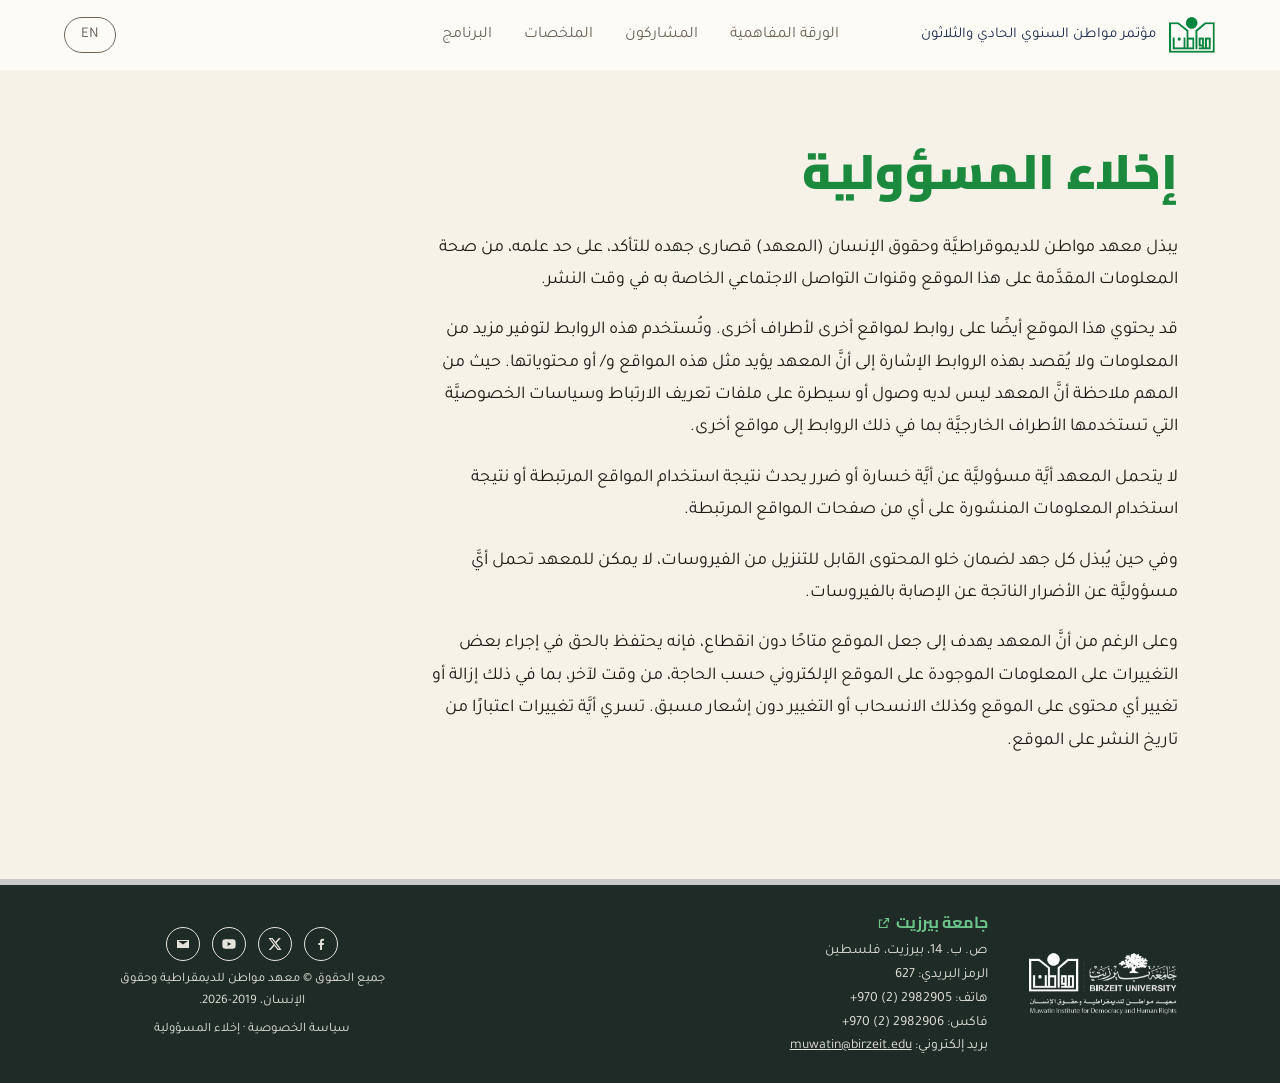
<file: disclaimer.html>
<!doctype html>
<html lang="ar" dir="rtl">
<head>
  <meta charset="utf-8">
  <meta name="viewport" content="width=device-width, initial-scale=1">
  <title>إخلاء المسؤولية | Disclaimer — Muwatin</title>
  <link rel="preload" href="assets/fonts/cairo-arabic.woff2" as="font" type="font/woff2" crossorigin>
  <link rel="preload" href="assets/fonts/tajawal-400-arabic.woff2" as="font" type="font/woff2" crossorigin>
  <link rel="stylesheet" href="styles.css?v=97">
</head>
<body data-lang="ar" class="legal-page">

  <header class="topbar">
    <a class="brand-block" href="index.html" aria-label="مواطن — Muwatin">
      <img class="brand-mark" src="assets/muwatin-emblem.png" alt="" width="176" height="138" decoding="async">
      <span class="brand-sub"><span data-i18n="ar" lang="ar" dir="rtl">مؤتمر مواطن السنوي الحادي والثلاثون</span><span data-i18n="en" lang="en" dir="ltr">Muwatin's 31st Annual Conference</span></span>
    </a>
    <nav>
      <a href="index.html#about" data-i18n="ar">الورقة المفاهمية</a>
      <a href="index.html#about" data-i18n="en">Concept Note</a>
      <a href="index.html#participants" data-i18n="ar">المشاركون</a>
      <a href="index.html#participants" data-i18n="en">Participants</a>
      <a href="index.html#abstracts" data-i18n="ar">الملخصات</a>
      <a href="index.html#abstracts" data-i18n="en">Abstracts</a>
      <a href="index.html#program" data-i18n="ar">البرنامج</a>
      <a href="index.html#program" data-i18n="en">Programme</a>
    </nav>
    <div class="topbar-end">
      <button id="lang-toggle" type="button" class="lang-toggle" aria-label="Switch language">EN</button>
    </div>
  </header>

  <main class="block legal">
    <article data-i18n="ar">
      <h1>إخلاء المسؤولية</h1>
      <div class="prose">
        <p>يبذل معهد مواطن للديموقراطيَّة وحقوق الإنسان (المعهد) قصارى جهده للتأكد، على حد علمه، من صحة المعلومات المقدَّمة على هذا الموقع وقنوات التواصل الاجتماعي الخاصة به في وقت النشر.</p>
        <p>قد يحتوي هذا الموقع أيضًا على روابط لمواقع أخرى لأطراف أخرى. وتُستخدم هذه الروابط لتوفير مزيد من المعلومات ولا يُقصد بهذه الروابط الإشارة إلى أنَّ المعهد يؤيد مثل هذه المواقع و/ أو محتوياتها. حيث من المهم ملاحظة أنَّ المعهد ليس لديه وصول أو سيطرة على ملفات تعريف الارتباط وسياسات الخصوصيَّة التي تستخدمها الأطراف الخارجيَّة بما في ذلك الروابط إلى مواقع أخرى.</p>
        <p>لا يتحمل المعهد أيَّة مسؤوليَّة عن أيَّة خسارة أو ضرر يحدث نتيجة استخدام المواقع المرتبطة أو نتيجة استخدام المعلومات المنشورة على أي من صفحات المواقع المرتبطة.</p>
        <p>وفي حين يُبذل كل جهد لضمان خلو المحتوى القابل للتنزيل من الفيروسات، لا يمكن للمعهد تحمل أيَّ مسؤوليَّة عن الأضرار الناتجة عن الإصابة بالفيروسات.</p>
        <p>وعلى الرغم من أنَّ المعهد يهدف إلى جعل الموقع متاحًا دون انقطاع، فإنه يحتفظ بالحق في إجراء بعض التغييرات على المعلومات الموجودة على الموقع الإلكتروني حسب الحاجة، من وقت لآخر، بما في ذلك إزالة أو تغيير أي محتوى على الموقع وكذلك الانسحاب أو التغيير دون إشعار مسبق. تسري أيَّة تغييرات اعتبارًا من تاريخ النشر على الموقع.</p>
      </div>
    </article>

    <article data-i18n="en" lang="en" dir="ltr">
      <h1>Disclaimer</h1>
      <div class="prose">
        <p>Muwatin Institute for Democracy and Human Rights (The Institute) tries its best to ensure that, to the best of its knowledge, the information provided on this website and its social media channels is correct at the time of publication.</p>
        <p>This website may also include links to other third party websites. These links are used to provide further information and are not intended to signify that the institute endorses such websites and/or their content. Note that Muwatin has no access to or control over cookies and privacy policies that are used by third-party including the links to other websites.</p>
        <p>The Institute takes no responsibility for any loss or damage suffered as a result of using the linked websites or as a result of using the information published on any of the pages of the linked websites.</p>
        <p>Whilst every effort is made to ensure downloadable content is free from viruses, The Institute cannot accept any liability for damages resulting from virus infection.</p>
        <p>Although The Institute aims to make the Website available without interruption, it reserves the right to make some changes to the information on the Website as it may need, from time to time, to make some changes including removing or altering any content on the Website as well as the withdrawal or variation without notice. Any changes shall take effect from the date of publication on the website.</p>
      </div>
    </article>
  </main>

  <footer class="site-footer">
    <div class="footer-inner">
      <a class="footer-logo" href="https://www.birzeit.edu/" target="_blank" rel="noopener">
        <img src="assets/muwatin-lockup.png" width="511" height="216" loading="lazy" decoding="async" alt="معهد مواطن للديمقراطية وحقوق الإنسان — جامعة بيرزيت | Muwatin Institute for Democracy and Human Rights — Birzeit University">
      </a>

      <address class="footer-contact">
        <a class="footer-uni" href="https://www.birzeit.edu/" target="_blank" rel="noopener">
          <span data-i18n="ar">جامعة بيرزيت</span><span data-i18n="en" lang="en" dir="ltr">Birzeit University</span>
          <svg aria-hidden="true" viewBox="0 0 16 16" width="12" height="12"><path d="M9 2h5v5M14 2 7 9M12 10v4H2V4h4" fill="none" stroke="currentColor" stroke-width="1.6"/></svg>
        </a>
        <div data-i18n="ar">
          <p>ص. ب. 14، بيرزيت، فلسطين</p>
          <p>الرمز البريدي: 627</p>
          <p>هاتف: <bdi dir="ltr">+970 (2) 2982905</bdi></p>
          <p>فاكس: <bdi dir="ltr">+970 (2) 2982906</bdi></p>
          <p class="footer-mail">بريد إلكتروني: <a href="mailto:muwatin@birzeit.edu"><bdi dir="ltr">muwatin@birzeit.edu</bdi></a></p>
        </div>
        <div data-i18n="en" lang="en" dir="ltr">
          <p>P.O. Box 14, Birzeit, Palestine</p>
          <p>Postal code: 627</p>
          <p>Tel: +970 (2) 2982905</p>
          <p>Fax: +970 (2) 2982906</p>
          <p class="footer-mail">Email: <a href="mailto:muwatin@birzeit.edu">muwatin@birzeit.edu</a></p>
        </div>
      </address>

      <div class="footer-side">
        <ul class="footer-social">
          <li><a href="https://www.facebook.com/MuwatinInstitute1" target="_blank" rel="noopener" aria-label="Facebook"><svg viewBox="0 0 24 24" aria-hidden="true"><path d="M13.5 21v-7.5h2.5l.4-3h-2.9V8.6c0-.9.3-1.5 1.5-1.5h1.5V4.4c-.3 0-1.2-.1-2.2-.1-2.2 0-3.7 1.3-3.7 3.8v2.4H8v3h2.6V21z"/></svg></a></li>
          <li><a href="https://x.com/MuwatinInst" target="_blank" rel="noopener" aria-label="X (Twitter)"><svg viewBox="0 0 24 24" aria-hidden="true"><path d="M17.8 3h3l-6.6 7.6L22 21h-6.1l-4.8-6.2L5.6 21h-3l7.1-8.1L2.2 3h6.2l4.3 5.7zm-1 16.2h1.7L7.3 4.7H5.5z"/></svg></a></li>
          <li><a href="https://www.youtube.com/channel/UCZz_URbHf_JhKBpTkQ1ehEw" target="_blank" rel="noopener" aria-label="YouTube"><svg viewBox="0 0 24 24" aria-hidden="true"><path d="M21.6 7.2a2.5 2.5 0 0 0-1.8-1.8C18.2 5 12 5 12 5s-6.2 0-7.8.4A2.5 2.5 0 0 0 2.4 7.2 26 26 0 0 0 2 12a26 26 0 0 0 .4 4.8 2.5 2.5 0 0 0 1.8 1.8C5.8 19 12 19 12 19s6.2 0 7.8-.4a2.5 2.5 0 0 0 1.8-1.8A26 26 0 0 0 22 12a26 26 0 0 0-.4-4.8zM10 15V9l5.2 3z"/></svg></a></li>
          <li><a href="mailto:muwatin@birzeit.edu" aria-label="Email"><svg viewBox="0 0 24 24" aria-hidden="true"><path d="M3 6h18v12H3zm1.6 1.4L12 12.6l7.4-5.2z" fill-rule="evenodd"/></svg></a></li>
        </ul>
        <p class="footer-copy" data-i18n="ar">جميع الحقوق © معهد مواطن للديمقراطية وحقوق الإنسان، 2019-2026.</p>
        <p class="footer-copy" data-i18n="en" lang="en" dir="ltr">© 2019–2026 Muwatin Institute for Democracy and Human Rights. All rights reserved.</p>
        <p class="footer-legal"><a href="privacy.html"><span data-i18n="ar">سياسة الخصوصية</span><span data-i18n="en" lang="en" dir="ltr">Privacy Policy</span></a><span aria-hidden="true"> · </span><a href="disclaimer.html"><span data-i18n="ar">إخلاء المسؤولية</span><span data-i18n="en" lang="en" dir="ltr">Disclaimer</span></a></p>
      </div>
    </div>
  </footer>

  <script src="legal.js?v=1"></script>
</body>
</html>
</file>
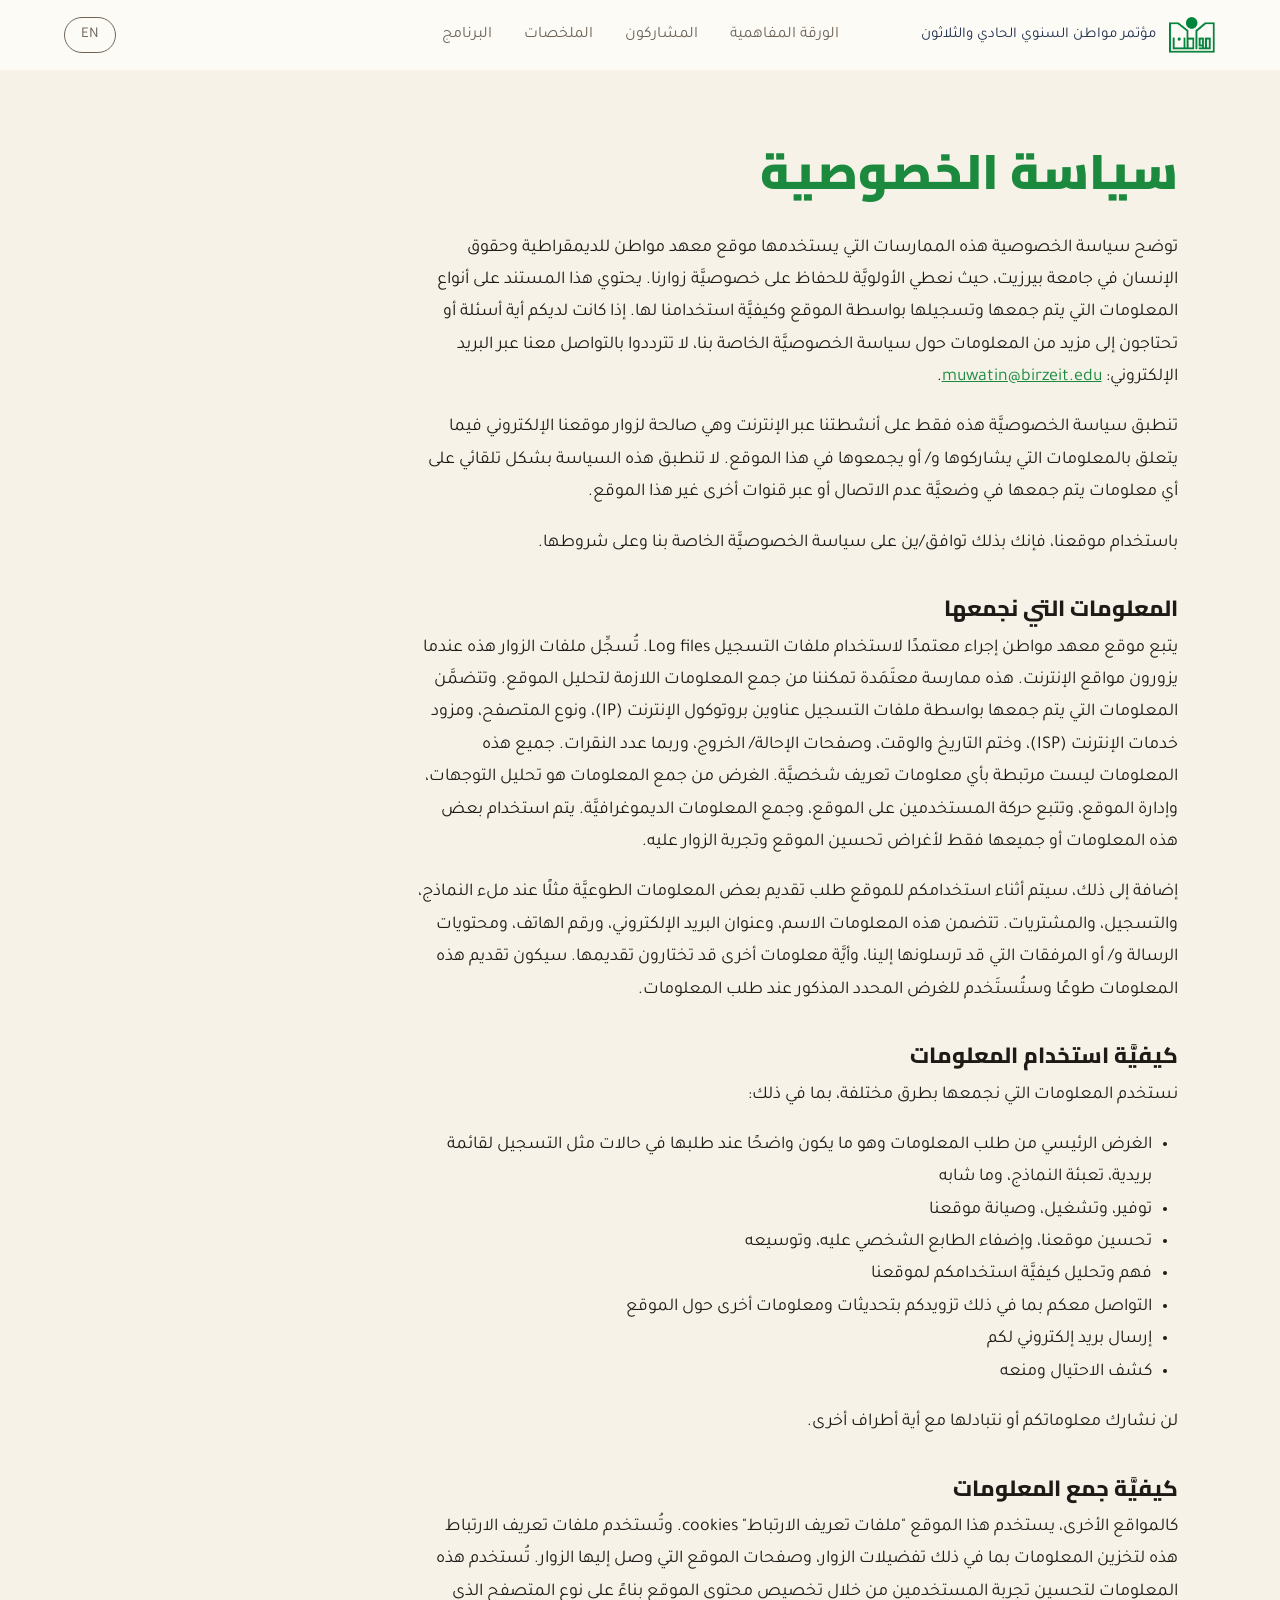
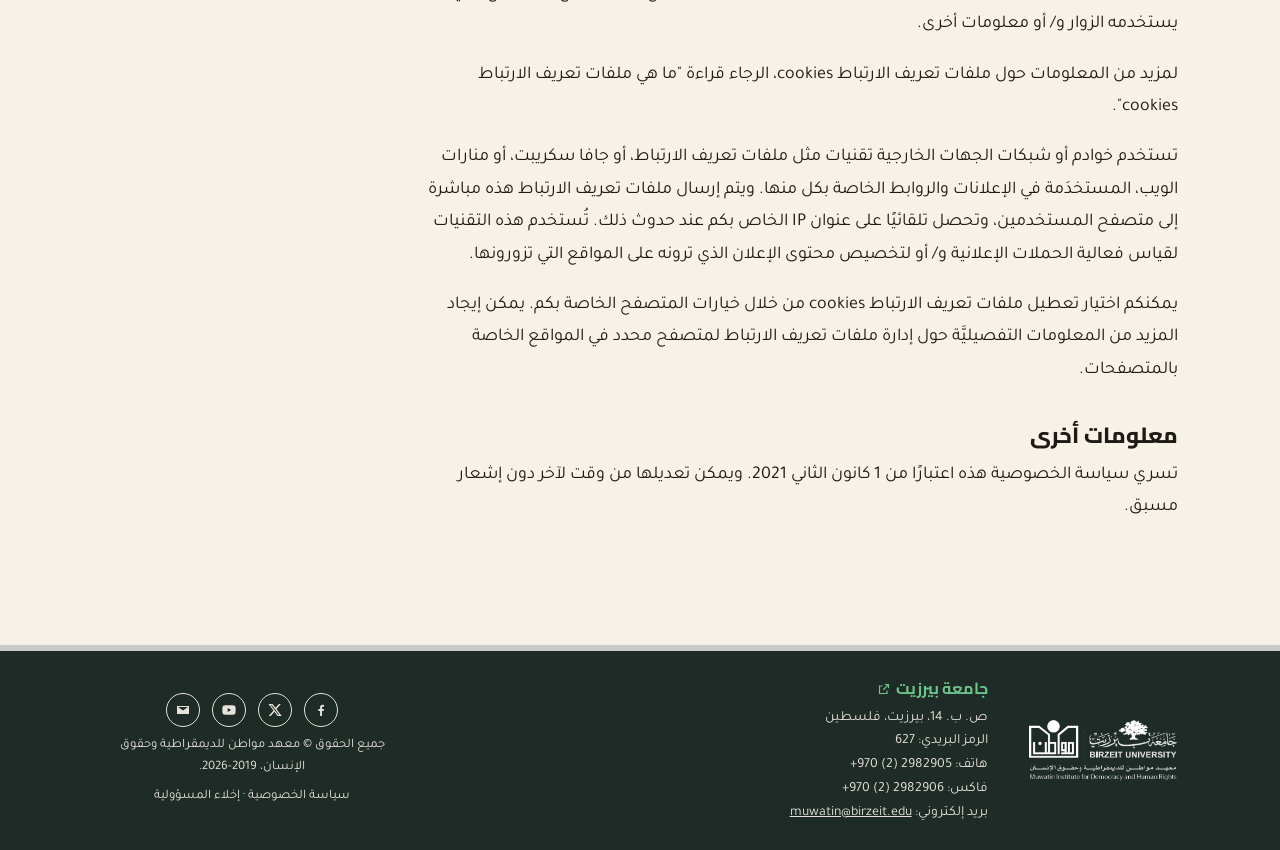
<file: privacy.html>
<!doctype html>
<html lang="ar" dir="rtl">
<head>
  <meta charset="utf-8">
  <meta name="viewport" content="width=device-width, initial-scale=1">
  <title>سياسة الخصوصية | Privacy Policy — Muwatin</title>
  <link rel="preload" href="assets/fonts/cairo-arabic.woff2" as="font" type="font/woff2" crossorigin>
  <link rel="preload" href="assets/fonts/tajawal-400-arabic.woff2" as="font" type="font/woff2" crossorigin>
  <link rel="stylesheet" href="styles.css?v=97">
</head>
<body data-lang="ar" class="legal-page">

  <header class="topbar">
    <a class="brand-block" href="index.html" aria-label="مواطن — Muwatin">
      <img class="brand-mark" src="assets/muwatin-emblem.png" alt="" width="176" height="138" decoding="async">
      <span class="brand-sub"><span data-i18n="ar" lang="ar" dir="rtl">مؤتمر مواطن السنوي الحادي والثلاثون</span><span data-i18n="en" lang="en" dir="ltr">Muwatin's 31st Annual Conference</span></span>
    </a>
    <nav>
      <a href="index.html#about" data-i18n="ar">الورقة المفاهمية</a>
      <a href="index.html#about" data-i18n="en">Concept Note</a>
      <a href="index.html#participants" data-i18n="ar">المشاركون</a>
      <a href="index.html#participants" data-i18n="en">Participants</a>
      <a href="index.html#abstracts" data-i18n="ar">الملخصات</a>
      <a href="index.html#abstracts" data-i18n="en">Abstracts</a>
      <a href="index.html#program" data-i18n="ar">البرنامج</a>
      <a href="index.html#program" data-i18n="en">Programme</a>
    </nav>
    <div class="topbar-end">
      <button id="lang-toggle" type="button" class="lang-toggle" aria-label="Switch language">EN</button>
    </div>
  </header>

  <main class="block legal">
    <article data-i18n="ar">
      <h1>سياسة الخصوصية</h1>
      <div class="prose">
        <p>توضح سياسة الخصوصية هذه الممارسات التي يستخدمها موقع معهد مواطن للديمقراطية وحقوق الإنسان في جامعة بيرزيت، حيث نعطي الأولويَّة للحفاظ على خصوصيَّة زوارنا. يحتوي هذا المستند على أنواع المعلومات التي يتم جمعها وتسجيلها بواسطة الموقع وكيفيَّة استخدامنا لها. إذا كانت لديكم أية أسئلة أو تحتاجون إلى مزيد من المعلومات حول سياسة الخصوصيَّة الخاصة بنا، لا تترددوا بالتواصل معنا عبر البريد الإلكتروني: <a href="mailto:muwatin@birzeit.edu"><bdi dir="ltr">muwatin@birzeit.edu</bdi></a>.</p>
        <p>تنطبق سياسة الخصوصيَّة هذه فقط على أنشطتنا عبر الإنترنت وهي صالحة لزوار موقعنا الإلكتروني فيما يتعلق بالمعلومات التي يشاركوها و/ أو يجمعوها في هذا الموقع. لا تنطبق هذه السياسة بشكل تلقائي على أي معلومات يتم جمعها في وضعيَّة عدم الاتصال أو عبر قنوات أخرى غير هذا الموقع.</p>
        <p>باستخدام موقعنا، فإنك بذلك توافق/ين على سياسة الخصوصيَّة الخاصة بنا وعلى شروطها.</p>

        <h2>المعلومات التي نجمعها</h2>
        <p>يتبع موقع معهد مواطن إجراء معتمدًا لاستخدام ملفات التسجيل <bdi dir="ltr">Log files</bdi>. تُسجِّل ملفات الزوار هذه عندما يزورون مواقع الإنترنت. هذه ممارسة معتَمَدة تمكننا من جمع المعلومات اللازمة لتحليل الموقع. وتتضمَّن المعلومات التي يتم جمعها بواسطة ملفات التسجيل عناوين بروتوكول الإنترنت (<bdi dir="ltr">IP</bdi>)، ونوع المتصفح، ومزود خدمات الإنترنت (<bdi dir="ltr">ISP</bdi>)، وختم التاريخ والوقت، وصفحات الإحالة/ الخروج، وربما عدد النقرات. جميع هذه المعلومات ليست مرتبطة بأي معلومات تعريف شخصيَّة. الغرض من جمع المعلومات هو تحليل التوجهات، وإدارة الموقع، وتتبع حركة المستخدمين على الموقع، وجمع المعلومات الديموغرافيَّة. يتم استخدام بعض هذه المعلومات أو جميعها فقط لأغراض تحسين الموقع وتجربة الزوار عليه.</p>
        <p>إضافة إلى ذلك، سيتم أثناء استخدامكم للموقع طلب تقديم بعض المعلومات الطوعيَّة مثلًا عند ملء النماذج، والتسجيل، والمشتريات. تتضمن هذه المعلومات الاسم، وعنوان البريد الإلكتروني، ورقم الهاتف، ومحتويات الرسالة و/ أو المرفقات التي قد ترسلونها إلينا، وأيَّة معلومات أخرى قد تختارون تقديمها. سيكون تقديم هذه المعلومات طوعًا وستُستَخدم للغرض المحدد المذكور عند طلب المعلومات.</p>

        <h2>كيفيَّة استخدام المعلومات</h2>
        <p>نستخدم المعلومات التي نجمعها بطرق مختلفة، بما في ذلك:</p>
        <ul>
          <li>الغرض الرئيسي من طلب المعلومات وهو ما يكون واضحًا عند طلبها في حالات مثل التسجيل لقائمة بريدية، تعبئة النماذج، وما شابه</li>
          <li>توفير، وتشغيل، وصيانة موقعنا</li>
          <li>تحسين موقعنا، وإضفاء الطابع الشخصي عليه، وتوسيعه</li>
          <li>فهم وتحليل كيفيَّة استخدامكم لموقعنا</li>
          <li>التواصل معكم بما في ذلك تزويدكم بتحديثات ومعلومات أخرى حول الموقع</li>
          <li>إرسال بريد إلكتروني لكم</li>
          <li>كشف الاحتيال ومنعه</li>
        </ul>
        <p>لن نشارك معلوماتكم أو نتبادلها مع أية أطراف أخرى.</p>

        <h2>كيفيَّة جمع المعلومات</h2>
        <p>كالمواقع الأخرى، يستخدم هذا الموقع "ملفات تعريف الارتباط" <bdi dir="ltr">cookies</bdi>. وتُستخدم ملفات تعريف الارتباط هذه لتخزين المعلومات بما في ذلك تفضيلات الزوار، وصفحات الموقع التي وصل إليها الزوار. تُستخدم هذه المعلومات لتحسين تجربة المستخدمين من خلال تخصيص محتوى الموقع بناءً على نوع المتصفح الذي يستخدمه الزوار و/ أو معلومات أخرى.</p>
        <p>لمزيد من المعلومات حول ملفات تعريف الارتباط <bdi dir="ltr">cookies</bdi>، الرجاء قراءة "ما هي ملفات تعريف الارتباط <bdi dir="ltr">cookies</bdi>".</p>
        <p>تستخدم خوادم أو شبكات الجهات الخارجية تقنيات مثل ملفات تعريف الارتباط، أو جافا سكريبت، أو منارات الويب، المستخدَمة في الإعلانات والروابط الخاصة بكل منها. ويتم إرسال ملفات تعريف الارتباط هذه مباشرة إلى متصفح المستخدمين، وتحصل تلقائيًا على عنوان <bdi dir="ltr">IP</bdi> الخاص بكم عند حدوث ذلك. تُستخدم هذه التقنيات لقياس فعالية الحملات الإعلانية و/ أو لتخصيص محتوى الإعلان الذي ترونه على المواقع التي تزورونها.</p>
        <p>يمكنكم اختيار تعطيل ملفات تعريف الارتباط <bdi dir="ltr">cookies</bdi> من خلال خيارات المتصفح الخاصة بكم. يمكن إيجاد المزيد من المعلومات التفصيليَّة حول إدارة ملفات تعريف الارتباط لمتصفح محدد في المواقع الخاصة بالمتصفحات.</p>

        <h2>معلومات أخرى</h2>
        <p>تسري سياسة الخصوصية هذه اعتبارًا من 1 كانون الثاني 2021. ويمكن تعديلها من وقت لآخر دون إشعار مسبق.</p>
      </div>
    </article>

    <article data-i18n="en" lang="en" dir="ltr">
      <h1>Privacy Policy</h1>
      <div class="prose">
        <p>This Privacy Policy explains the privacy practices used in the website of Muwatin Institute for Democracy and Human Rights at Birzeit University. We prioritise the privacy of our visitors. This document contains types of information that is collected and recorded by the website and how we use it. If you have additional questions or require more information about our Privacy Policy, do not hesitate to contact us at <a href="mailto:muwatin@birzeit.edu">muwatin@birzeit.edu</a>.</p>
        <p>This Privacy Policy applies only to our online activities and is valid for visitors to our website with regards to the information that they shared and/or collect in website. This policy does not automatically apply to any information collected offline or via channels other than this website.</p>
        <p>By using our website, you hereby consent to our Privacy Policy and agree to its terms.</p>

        <h2>Information we collect</h2>
        <p>Muwatin follows a standard procedure of using log files. These files log visitors when they visit websites. This is a standard practice that enables us to compile information needed for site analytics. The information collected by log files include internet protocol (IP) addresses, browser type, Internet Service Provider (ISP), date and time stamp, referring/exit pages, and possibly the number of clicks. These are not linked to any information that is personally identifiable. The purpose of the information is for analysing trends, administering the site, tracking users' movement on the website, and gathering demographic information. Any or all of this information shall be used solely for the purposes of enhancing the site and the user experience of its visitors.</p>
        <p>However, during your use of the website, some voluntary information will be shared such as when filling web forms, subscription, and purchases. This information includes your name, email address, phone number, the contents of the message and/or attachments you may send us, and any other information you may choose to provide. This information will be voluntary and will be used for the designated purpose stated whenever the information is requested.</p>

        <h2>How we use your information</h2>
        <p>We use the information we collect in various ways, including to:</p>
        <ul>
          <li>The main purpose of asking for the information that will be clear when you provide it (subscription, web form…)</li>
          <li>Provide, operate, and maintain our website</li>
          <li>Improve, personalize, and expand our website</li>
          <li>Understand and analyse how you use our website</li>
          <li>Communicate with you including to provide you with updates and other information relating to the website</li>
          <li>Send you emails</li>
          <li>Find and prevent fraud</li>
        </ul>
        <p>We will not share, or exchange your personal information with third parties.</p>

        <h2>How is your information collected?</h2>
        <p>Like any other website, this website uses 'cookies'. These cookies are used to store information including visitors' preferences, and the pages on the website that the visitor accessed or visited. The information is used to optimize the users' experience by customizing our web page content based on visitors' browser type and/or other information.</p>
        <p>For more general information on cookies, please read "What Are Cookies".</p>
        <p>Third-party servers or networks uses technologies like cookies, JavaScript, or Web Beacons that are used in their respective advertisements and links. These cookies are sent directly to users' browser, and they automatically receive your IP address when this occurs. These technologies are used to measure the effectiveness of their advertising campaigns and/or to personalize the advertising content that you see on websites that you visit.</p>
        <p>You can choose to disable cookies through your individual browser options. To know more detailed information about cookie management with specific web browsers, it can be found at the browsers' respective websites.</p>

        <h2>Other information</h2>
        <p>This Privacy Policy is effective starting 1 January 2021. It can be amended from time to time without previous notice.</p>
      </div>
    </article>
  </main>

  <footer class="site-footer">
    <div class="footer-inner">
      <a class="footer-logo" href="https://www.birzeit.edu/" target="_blank" rel="noopener">
        <img src="assets/muwatin-lockup.png" width="511" height="216" loading="lazy" decoding="async" alt="معهد مواطن للديمقراطية وحقوق الإنسان — جامعة بيرزيت | Muwatin Institute for Democracy and Human Rights — Birzeit University">
      </a>

      <address class="footer-contact">
        <a class="footer-uni" href="https://www.birzeit.edu/" target="_blank" rel="noopener">
          <span data-i18n="ar">جامعة بيرزيت</span><span data-i18n="en" lang="en" dir="ltr">Birzeit University</span>
          <svg aria-hidden="true" viewBox="0 0 16 16" width="12" height="12"><path d="M9 2h5v5M14 2 7 9M12 10v4H2V4h4" fill="none" stroke="currentColor" stroke-width="1.6"/></svg>
        </a>
        <div data-i18n="ar">
          <p>ص. ب. 14، بيرزيت، فلسطين</p>
          <p>الرمز البريدي: 627</p>
          <p>هاتف: <bdi dir="ltr">+970 (2) 2982905</bdi></p>
          <p>فاكس: <bdi dir="ltr">+970 (2) 2982906</bdi></p>
          <p class="footer-mail">بريد إلكتروني: <a href="mailto:muwatin@birzeit.edu"><bdi dir="ltr">muwatin@birzeit.edu</bdi></a></p>
        </div>
        <div data-i18n="en" lang="en" dir="ltr">
          <p>P.O. Box 14, Birzeit, Palestine</p>
          <p>Postal code: 627</p>
          <p>Tel: +970 (2) 2982905</p>
          <p>Fax: +970 (2) 2982906</p>
          <p class="footer-mail">Email: <a href="mailto:muwatin@birzeit.edu">muwatin@birzeit.edu</a></p>
        </div>
      </address>

      <div class="footer-side">
        <ul class="footer-social">
          <li><a href="https://www.facebook.com/MuwatinInstitute1" target="_blank" rel="noopener" aria-label="Facebook"><svg viewBox="0 0 24 24" aria-hidden="true"><path d="M13.5 21v-7.5h2.5l.4-3h-2.9V8.6c0-.9.3-1.5 1.5-1.5h1.5V4.4c-.3 0-1.2-.1-2.2-.1-2.2 0-3.7 1.3-3.7 3.8v2.4H8v3h2.6V21z"/></svg></a></li>
          <li><a href="https://x.com/MuwatinInst" target="_blank" rel="noopener" aria-label="X (Twitter)"><svg viewBox="0 0 24 24" aria-hidden="true"><path d="M17.8 3h3l-6.6 7.6L22 21h-6.1l-4.8-6.2L5.6 21h-3l7.1-8.1L2.2 3h6.2l4.3 5.7zm-1 16.2h1.7L7.3 4.7H5.5z"/></svg></a></li>
          <li><a href="https://www.youtube.com/channel/UCZz_URbHf_JhKBpTkQ1ehEw" target="_blank" rel="noopener" aria-label="YouTube"><svg viewBox="0 0 24 24" aria-hidden="true"><path d="M21.6 7.2a2.5 2.5 0 0 0-1.8-1.8C18.2 5 12 5 12 5s-6.2 0-7.8.4A2.5 2.5 0 0 0 2.4 7.2 26 26 0 0 0 2 12a26 26 0 0 0 .4 4.8 2.5 2.5 0 0 0 1.8 1.8C5.8 19 12 19 12 19s6.2 0 7.8-.4a2.5 2.5 0 0 0 1.8-1.8A26 26 0 0 0 22 12a26 26 0 0 0-.4-4.8zM10 15V9l5.2 3z"/></svg></a></li>
          <li><a href="mailto:muwatin@birzeit.edu" aria-label="Email"><svg viewBox="0 0 24 24" aria-hidden="true"><path d="M3 6h18v12H3zm1.6 1.4L12 12.6l7.4-5.2z" fill-rule="evenodd"/></svg></a></li>
        </ul>
        <p class="footer-copy" data-i18n="ar">جميع الحقوق © معهد مواطن للديمقراطية وحقوق الإنسان، 2019-2026.</p>
        <p class="footer-copy" data-i18n="en" lang="en" dir="ltr">© 2019–2026 Muwatin Institute for Democracy and Human Rights. All rights reserved.</p>
        <p class="footer-legal"><a href="privacy.html"><span data-i18n="ar">سياسة الخصوصية</span><span data-i18n="en" lang="en" dir="ltr">Privacy Policy</span></a><span aria-hidden="true"> · </span><a href="disclaimer.html"><span data-i18n="ar">إخلاء المسؤولية</span><span data-i18n="en" lang="en" dir="ltr">Disclaimer</span></a></p>
      </div>
    </div>
  </footer>

  <script src="legal.js?v=1"></script>
</body>
</html>
</file>
<file: styles.css>
/* Fonts are hosted here (no third-party request); Cairo is one variable file per script */
@font-face {
  font-family: 'Cairo';
  font-style: normal;
  font-weight: 400 900;
  font-display: swap;
  src: url('assets/fonts/cairo-arabic.woff2') format('woff2');
  unicode-range: U+0600-06FF, U+0750-077F, U+0870-0891, U+0897-08E1, U+08E3-08FF, U+200C-200E, U+2010-2011, U+204F, U+2E41, U+FB50-FDFF, U+FE70-FE74, U+FE76-FEFC, U+102E0-102FB, U+10E60-10E7E, U+10EC2-10EC7, U+10EC9-10EEE, U+10EF0-10EFF, U+1EE00-1EE03, U+1EE05-1EE1F, U+1EE21-1EE22, U+1EE24, U+1EE27, U+1EE29-1EE32, U+1EE34-1EE37, U+1EE39, U+1EE3B, U+1EE42, U+1EE47, U+1EE49, U+1EE4B, U+1EE4D-1EE4F, U+1EE51-1EE52, U+1EE54, U+1EE57, U+1EE59, U+1EE5B, U+1EE5D, U+1EE5F, U+1EE61-1EE62, U+1EE64, U+1EE67-1EE6A, U+1EE6C-1EE72, U+1EE74-1EE77, U+1EE79-1EE7C, U+1EE7E, U+1EE80-1EE89, U+1EE8B-1EE9B, U+1EEA1-1EEA3, U+1EEA5-1EEA9, U+1EEAB-1EEBB, U+1EEF0-1EEF1;
}
@font-face {
  font-family: 'Cairo';
  font-style: normal;
  font-weight: 400 900;
  font-display: swap;
  src: url('assets/fonts/cairo-latin-ext.woff2') format('woff2');
  unicode-range: U+0100-02BA, U+02BD-02C5, U+02C7-02CC, U+02CE-02D7, U+02DD-02FF, U+0304, U+0308, U+0329, U+1D00-1DBF, U+1E00-1E9F, U+1EF2-1EFF, U+2020, U+20A0-20AB, U+20AD-20C4, U+2113, U+2C60-2C7F, U+A720-A7FF;
}
@font-face {
  font-family: 'Cairo';
  font-style: normal;
  font-weight: 400 900;
  font-display: swap;
  src: url('assets/fonts/cairo-latin.woff2') format('woff2');
  unicode-range: U+0000-00FF, U+0131, U+0152-0153, U+02BB-02BC, U+02C6, U+02DA, U+02DC, U+0304, U+0308, U+0329, U+2000-206F, U+20AC, U+2122, U+2191, U+2193, U+2212, U+2215, U+FEFF, U+FFFD;
}
@font-face {
  font-family: 'Tajawal';
  font-style: normal;
  font-weight: 400;
  font-display: swap;
  src: url('assets/fonts/tajawal-400-arabic.woff2') format('woff2');
  unicode-range: U+0600-06FF, U+0750-077F, U+0870-0891, U+0897-08E1, U+08E3-08FF, U+200C-200E, U+2010-2011, U+204F, U+2E41, U+FB50-FDFF, U+FE70-FE74, U+FE76-FEFC, U+102E0-102FB, U+10E60-10E7E, U+10EC2-10EC7, U+10EC9-10EEE, U+10EF0-10EFF, U+1EE00-1EE03, U+1EE05-1EE1F, U+1EE21-1EE22, U+1EE24, U+1EE27, U+1EE29-1EE32, U+1EE34-1EE37, U+1EE39, U+1EE3B, U+1EE42, U+1EE47, U+1EE49, U+1EE4B, U+1EE4D-1EE4F, U+1EE51-1EE52, U+1EE54, U+1EE57, U+1EE59, U+1EE5B, U+1EE5D, U+1EE5F, U+1EE61-1EE62, U+1EE64, U+1EE67-1EE6A, U+1EE6C-1EE72, U+1EE74-1EE77, U+1EE79-1EE7C, U+1EE7E, U+1EE80-1EE89, U+1EE8B-1EE9B, U+1EEA1-1EEA3, U+1EEA5-1EEA9, U+1EEAB-1EEBB, U+1EEF0-1EEF1;
}
@font-face {
  font-family: 'Tajawal';
  font-style: normal;
  font-weight: 400;
  font-display: swap;
  src: url('assets/fonts/tajawal-400-latin.woff2') format('woff2');
  unicode-range: U+0000-00FF, U+0131, U+0152-0153, U+02BB-02BC, U+02C6, U+02DA, U+02DC, U+0304, U+0308, U+0329, U+2000-206F, U+20AC, U+2122, U+2191, U+2193, U+2212, U+2215, U+FEFF, U+FFFD;
}
@font-face {
  font-family: 'Tajawal';
  font-style: normal;
  font-weight: 500;
  font-display: swap;
  src: url('assets/fonts/tajawal-500-arabic.woff2') format('woff2');
  unicode-range: U+0600-06FF, U+0750-077F, U+0870-0891, U+0897-08E1, U+08E3-08FF, U+200C-200E, U+2010-2011, U+204F, U+2E41, U+FB50-FDFF, U+FE70-FE74, U+FE76-FEFC, U+102E0-102FB, U+10E60-10E7E, U+10EC2-10EC7, U+10EC9-10EEE, U+10EF0-10EFF, U+1EE00-1EE03, U+1EE05-1EE1F, U+1EE21-1EE22, U+1EE24, U+1EE27, U+1EE29-1EE32, U+1EE34-1EE37, U+1EE39, U+1EE3B, U+1EE42, U+1EE47, U+1EE49, U+1EE4B, U+1EE4D-1EE4F, U+1EE51-1EE52, U+1EE54, U+1EE57, U+1EE59, U+1EE5B, U+1EE5D, U+1EE5F, U+1EE61-1EE62, U+1EE64, U+1EE67-1EE6A, U+1EE6C-1EE72, U+1EE74-1EE77, U+1EE79-1EE7C, U+1EE7E, U+1EE80-1EE89, U+1EE8B-1EE9B, U+1EEA1-1EEA3, U+1EEA5-1EEA9, U+1EEAB-1EEBB, U+1EEF0-1EEF1;
}
@font-face {
  font-family: 'Tajawal';
  font-style: normal;
  font-weight: 500;
  font-display: swap;
  src: url('assets/fonts/tajawal-500-latin.woff2') format('woff2');
  unicode-range: U+0000-00FF, U+0131, U+0152-0153, U+02BB-02BC, U+02C6, U+02DA, U+02DC, U+0304, U+0308, U+0329, U+2000-206F, U+20AC, U+2122, U+2191, U+2193, U+2212, U+2215, U+FEFF, U+FFFD;
}
@font-face {
  font-family: 'Tajawal';
  font-style: normal;
  font-weight: 700;
  font-display: swap;
  src: url('assets/fonts/tajawal-700-arabic.woff2') format('woff2');
  unicode-range: U+0600-06FF, U+0750-077F, U+0870-0891, U+0897-08E1, U+08E3-08FF, U+200C-200E, U+2010-2011, U+204F, U+2E41, U+FB50-FDFF, U+FE70-FE74, U+FE76-FEFC, U+102E0-102FB, U+10E60-10E7E, U+10EC2-10EC7, U+10EC9-10EEE, U+10EF0-10EFF, U+1EE00-1EE03, U+1EE05-1EE1F, U+1EE21-1EE22, U+1EE24, U+1EE27, U+1EE29-1EE32, U+1EE34-1EE37, U+1EE39, U+1EE3B, U+1EE42, U+1EE47, U+1EE49, U+1EE4B, U+1EE4D-1EE4F, U+1EE51-1EE52, U+1EE54, U+1EE57, U+1EE59, U+1EE5B, U+1EE5D, U+1EE5F, U+1EE61-1EE62, U+1EE64, U+1EE67-1EE6A, U+1EE6C-1EE72, U+1EE74-1EE77, U+1EE79-1EE7C, U+1EE7E, U+1EE80-1EE89, U+1EE8B-1EE9B, U+1EEA1-1EEA3, U+1EEA5-1EEA9, U+1EEAB-1EEBB, U+1EEF0-1EEF1;
}
@font-face {
  font-family: 'Tajawal';
  font-style: normal;
  font-weight: 700;
  font-display: swap;
  src: url('assets/fonts/tajawal-700-latin.woff2') format('woff2');
  unicode-range: U+0000-00FF, U+0131, U+0152-0153, U+02BB-02BC, U+02C6, U+02DA, U+02DC, U+0304, U+0308, U+0329, U+2000-206F, U+20AC, U+2122, U+2191, U+2193, U+2212, U+2215, U+FEFF, U+FFFD;
}

:root {
  --cream: #F7F2E8;
  --ink: #1E1B17;
  --wine: #6B1E2E;
  --navy: #1F2F4D;
  --green: #1B8A3F; /* Muwatin green */
  --muted: #6E6558;
  --gold: #B8801C;
  --gold-light: #E6BF6E;
  --gold-deep: #8C5F10; /* gold for text on light backgrounds (4.2:1 on sand) */
  --sand: #E9DDC8; /* first screen: a deeper tone so About reads as a new surface */
  /* Swap this stack when Muwatin's preferred display font is available */
  --font-display: 'Cairo', 'Tajawal', system-ui, sans-serif;
}

* { box-sizing: border-box; }

html { scroll-behavior: smooth; }

body {
  margin: 0;
  background: var(--cream);
  color: var(--ink);
  font-family: 'Tajawal', system-ui, sans-serif;
  font-size: 18px;
  line-height: 1.8;
}

h1, h2, h3 {
  font-family: var(--font-display);
  font-weight: 900;
  line-height: 1.3;
  margin: 0 0 0.5em;
}

a { color: inherit; }

/* Language toggle: show only the content matching body[data-lang] */
[data-i18n] { display: block; }
body[data-lang="ar"] [data-i18n="en"] { display: none; }
body[data-lang="en"] [data-i18n="ar"] { display: none; }
a[data-i18n], span[data-i18n] { display: inline-block; }

.lang-toggle {
  padding: 8px 16px;
  border: 1px solid var(--muted);
  border-radius: 999px;
  background: transparent;
  color: var(--muted);
  font-family: inherit;
  font-size: 15px;
  cursor: pointer;
  transition: color 0.3s ease, border-color 0.3s ease;
}
.lang-toggle:hover { color: var(--wine); border-color: var(--wine); }

/* Top bar */
.topbar {
  position: fixed;
  inset-inline: 0;
  top: 0;
  z-index: 10;
  display: flex;
  justify-content: space-between;
  align-items: center;
  padding: 16px 5vw;
  background: rgba(253, 251, 247, 0.96); /* off-white, neutral against every section */
  will-change: transform; /* its own layer, so scrolling doesn't repaint the page (see .stage) */
}
.brand-block {
  flex: 1 1 0;
  min-width: 0;
  display: flex;
  align-items: center;
  gap: 12px;
  text-decoration: none;
}
.brand-mark { display: block; height: 38px; width: auto; }
.brand-sub [lang="ar"] { font-size: 15px; letter-spacing: 0; }
.brand-sub {
  font-size: 13px;
  line-height: 1.3;
  letter-spacing: 0.02em;
  color: var(--navy);
}
.topbar nav { flex: 0 0 auto; display: flex; align-items: center; gap: 32px; }
.topbar-end { flex: 1 1 0; display: flex; justify-content: flex-end; }
.topbar nav a {
  text-decoration: none;
  font-size: 16px;
  color: var(--muted);
  transition: color 0.2s ease;
}
.topbar nav a:hover { color: var(--wine); }

/* Hero: a tall section; the stage is pinned while the threads gather, then the page scrolls over it */
.hero { height: 100vh; position: relative; } /* one screen: the pinned homepage; sections scroll over it */

.stage {
  position: fixed;
  top: 0;
  left: 0;
  right: 0;
  z-index: 0;
  height: 100vh;
  overflow: hidden;
  contain: layout paint;
  /* Its own layer, like the top bar. On standard (non-high-DPI) screens Chrome otherwise keeps
     fixed elements in the page's layer, and every scroll step repaints the whole screen
     (photos and shadows included): measured at 1366×768, that made wheel scrolling stutter. */
  will-change: transform;
}

/* The threads use the whole screen; the title sits above the cable and the dates below it */
.visual { position: absolute; inset: 0; }
#threads {
  display: block;
  width: 100%;
  height: 100%;
}

.copy-top,
.copy-bottom {
  position: absolute;
  inset-inline: 6vw;
  z-index: 1;
}
/* Title and dates hug the cable: --cable-y must match Y0 in main.js */
.stage { --cable-y: 62%; --gap: clamp(68px, 11vh, 104px); }
.copy-top { bottom: calc(100% - var(--cable-y) + var(--gap)); }
.copy-bottom { top: calc(var(--cable-y) + var(--gap)); }

.edition {
  color: var(--navy);
  font-size: 20px;
  margin: 0 0 8px;
}
.title-ar { margin: 0; }
.title-ar .accent {
  display: block;
  font-size: clamp(44px, min(5.8vw, 10vh), 96px);
  line-height: 1.1;
  color: var(--wine);
}
.title-ar span:not(.accent) {
  display: block;
  font-size: clamp(20px, min(2.4vw, 4vh), 34px);
  color: var(--ink);
  font-weight: 800;
  margin-top: 0.3em;
  line-height: 1.5;
}
.copy-en { text-align: left; }
body[data-lang="en"] .copy-top,
body[data-lang="en"] .copy-bottom {
  left: auto;
  right: 6vw;
  width: max-content;
  max-width: calc(100% - 12vw);
}
.edition-en {
  color: var(--navy);
  font-size: 20px;
  margin: 0 0 8px;
}
.title-en { margin: 0; }
.title-en .accent {
  display: block;
  font-size: clamp(40px, min(5.2vw, 9vh), 84px);
  line-height: 1.05;
  letter-spacing: 0.01em;
  color: var(--wine);
}
.title-en span:not(.accent) {
  display: block;
  font-size: clamp(18px, min(2.2vw, 3.8vh), 30px);
  color: var(--ink);
  font-weight: 800;
  margin-top: 0.4em;
  line-height: 1.35;
}

/* Dates: under the title, in gold */
.dates {
  margin: 0.5em 0 0;
  font-family: var(--font-display);
  font-weight: 900;
  font-size: clamp(20px, min(2.4vw, 4.4vh), 34px);
  line-height: 1.2;
  color: var(--gold-deep);
}

/* Content sections */
.block { padding: 80px 8vw; background: var(--cream); }
.block h2 {
  font-size: clamp(32px, 3.8vw, 56px);
  color: var(--wine);
}
.block-alt { background: var(--navy); color: var(--cream); }
.block-alt h2 { color: var(--cream); }
.lede { max-width: 680px; }

/* Accordion: smooth open/close via grid-template-rows */
.accordion { border-top: 1px solid rgba(30, 27, 23, 0.3); }
.accordion:last-child { border-bottom: 1px solid rgba(30, 27, 23, 0.3); }
.accordion-trigger {
  width: 100%;
  display: flex;
  align-items: center;
  gap: 16px;
  padding: 20px 0;
  background: none;
  border: 0;
  color: inherit;
  font: inherit;
  font-family: var(--font-display);
  font-weight: 800;
  font-size: 20px;
  text-align: start;
  cursor: pointer;
}
.accordion-trigger::after {
  content: "+";
  margin-inline-start: auto;
  font-size: 28px;
  line-height: 1;
  color: var(--wine);
  transition: transform 0.5s cubic-bezier(0.22, 1, 0.36, 1);
}
.accordion-trigger[aria-expanded="true"]::after { transform: rotate(45deg); }
.accordion-trigger:hover { color: var(--wine); }

/* Concept note download: a large, labelled button that is obviously clickable */
.download-btn {
  display: inline-flex;
  align-items: center;
  gap: 8px;
  margin: 0;
  padding: 8px 16px;
  min-height: 40px;
  background: var(--wine);
  color: #fff;
  border: 2px solid var(--wine);
  border-radius: 6px;
  font-family: var(--font-display);
  font-weight: 700;
  font-size: 15px;
  text-decoration: none;
  cursor: pointer;
  transition: background 0.3s ease, border-color 0.3s ease;
}
.download-btn svg { flex: none; width: 16px; height: 16px; }

/* Download button shares the expand row: trigger | button, panel below.
   The panel stays the trigger's next sibling so the accordion script still finds it. */
.accordion.has-download {
  display: grid;
  grid-template-columns: 1fr auto;
  align-items: center;
  column-gap: 16px;
}
.accordion.has-download > .accordion-trigger { grid-column: 1; grid-row: 1; }
.accordion.has-download > .download-btn { grid-column: 2; grid-row: 1; white-space: nowrap; }
.accordion.has-download > .accordion-panel { grid-column: 1 / -1; }
.download-btn .dl-short { display: none; }
@media (max-width: 560px) {
  .accordion.has-download > .download-btn { padding: 8px 12px; font-size: 14px; }
  .accordion.has-download > .accordion-trigger { font-size: 17px; gap: 10px; }
  .download-btn .dl-long { display: none; }
  .download-btn .dl-short { display: inline; }
}
.download-btn:hover { background: var(--gold); border-color: var(--gold); color: #fff; }
.download-btn:focus-visible { outline: 3px solid var(--gold); outline-offset: 3px; }

.accordion-panel {
  display: grid;
  grid-template-rows: 0fr;
  opacity: 0;
  transition: grid-template-rows 0.6s cubic-bezier(0.22, 1, 0.36, 1), opacity 0.5s ease;
}
.accordion-panel.open {
  grid-template-rows: 1fr;
  opacity: 1;
}
.accordion-inner { overflow: hidden; min-height: 0; }

.prose { max-width: 720px; padding: 4px 0 24px; }
.prose p { margin: 0 0 1em; }
.prose h3 {
  font-size: 20px;
  font-weight: 800;
  line-height: 1.4;
  color: var(--wine);
  margin: 1.6em 0 0.5em;
}

/* Program (off-white), below the light olive Participants */
#about.block { background: var(--sand); } /* a deeper warm tone so it contrasts with the off-white homepage scrolling behind it */
#program.block { background: #FDFBF7; } /* off-white, the same as the cards */
#participants.block { background: #F0F1E4; } /* a very light olive, so the off-white cards stand out */
.stage { background: #FDFBF7; } /* first screen: off-white, the same as Programme and the cards */
#program-days { margin-top: 40px; }
.program-day-trigger { font-size: clamp(24px, 2.4vw, 28px); color: var(--wine); }

/* Participants (cream) */
.participants {
  display: grid;
  gap: 14px;
  margin-top: 40px;
}
.participant-card {
  display: flex;
  flex-direction: column;
  gap: 8px;
  background: rgba(255, 255, 255, 0.55);
  border: 1px solid rgba(30, 27, 23, 0.2);
  border-radius: 8px;
  padding: 16px;
  box-shadow: 0 1px 3px rgba(30, 27, 23, 0.06);
}
.person-btn {
  display: flex;
  gap: 16px;
  align-items: center;
  width: 100%;
  padding: 0;
  background: none;
  border: 0;
  color: inherit;
  font: inherit;
  text-align: start;
  cursor: pointer;
}
.person-btn:hover .name { color: var(--wine); }
.person-btn:focus-visible { outline: 2px solid var(--gold); outline-offset: 4px; border-radius: 6px; }
.participant-card .name { margin: 0; font-weight: 700; line-height: 1.4; }

/* Abstracts (navy) */
.abstracts {
  display: grid;
  grid-template-columns: repeat(auto-fit, minmax(320px, 1fr));
  gap: 16px;
  margin-top: 40px;
}
.abstract-card {
  display: flex;
  flex-direction: column;
  align-items: center;
  text-align: center;
  background: rgba(244, 237, 225, 0.09);
  border: 1px solid rgba(244, 237, 225, 0.32);
  border-radius: 8px;
  padding: 28px;
  scroll-margin-top: 90px;
}
.abstract-card .paper-title {
  font-family: var(--font-display);
  font-weight: 800;
  font-size: 20px;
  line-height: 1.45;
  color: var(--cream);
  text-align: center;
  text-wrap: balance;
}
.abstract-card .name {
  font-size: 15px;
  color: var(--gold-light);
}

/* Floating profile card */
.profile-dialog {
  border: 0;
  border-radius: 14px;
  background: var(--cream);
  color: var(--ink);
  text-align: center;
  box-shadow: 0 24px 70px rgba(0, 0, 0, 0.35);
}
.profile-dialog[open] { animation: pop 0.35s cubic-bezier(0.22, 1, 0.36, 1); }
.profile-dialog::backdrop { background: rgba(30, 27, 23, 0.55); backdrop-filter: blur(3px); }
@keyframes pop { from { opacity: 0; transform: translateY(14px) scale(0.96); } }
.profile-close {
  position: absolute;
  top: 8px;
  inset-inline-end: 12px;
  width: 44px;
  height: 44px;
  border: 0;
  background: none;
  font-size: 28px;
  line-height: 1;
  color: var(--muted);
  cursor: pointer;
}
.profile-close:hover { color: var(--wine); }
/* Share: beside the close button; copies the popup's own link (or opens the phone's share sheet) */
.profile-share {
  position: absolute;
  top: 8px;
  inset-inline-end: 56px;
  width: 44px;
  height: 44px;
  display: flex;
  align-items: center;
  justify-content: center;
  padding: 0;
  border: 0;
  background: none;
  color: var(--muted);
  cursor: pointer;
  z-index: 1;
}
.profile-share:hover, .profile-share.is-done { color: var(--wine); }
.profile-share:focus-visible { outline: 2px solid var(--gold); outline-offset: 2px; border-radius: 6px; }
.profile-share-done {
  position: absolute;
  top: calc(100% - 2px);
  left: 50%;
  transform: translate(-50%, -4px);
  white-space: nowrap;
  font-size: 13px;
  font-weight: 700;
  color: var(--green);
  opacity: 0;
  pointer-events: none;
  transition: opacity .2s, transform .2s;
}
.profile-share.is-done .profile-share-done { opacity: 1; transform: translate(-50%, 0); }
.profile-photo {
  display: block;
  width: 112px;
  height: 112px;
  margin: 0 auto 16px;
  border-radius: 50%;
  object-fit: cover;
  border: 3px solid var(--gold);
}
.profile-initial {
  display: flex;
  align-items: center;
  justify-content: center;
  background: var(--wine);
  color: var(--cream);
  font-family: var(--font-display);
  font-weight: 800;
  font-size: 48px;
}
.profile-name { margin: 0 0 4px; font-size: 24px; color: var(--wine); }
.profile-bio { line-height: 1.75; }

main { position: relative; z-index: 1; }

footer.site-footer {
  position: relative;
  z-index: 1;
  padding: 24px 8vw;
  background: #1F2B26;
  border-top: 6px solid #C9C9C9;
  color: #E6E3DC;
  font-size: 14px;
  line-height: 1.7;
}
.footer-inner {
  display: grid;
  grid-template-columns: auto 1fr auto;
  align-items: center;
  gap: 40px;
  max-width: 1200px;
  margin: 0 auto;
}
.footer-logo img {
  display: block;
  width: 150px;
  height: auto;
  filter: brightness(0) invert(1);
}
.footer-contact { font-style: normal; }
.footer-contact p { margin: 0; }
.footer-uni {
  display: inline-flex;
  align-items: center;
  gap: 6px;
  margin-bottom: 4px;
  font-family: var(--font-display);
  font-size: 16px;
  font-weight: 700;
  color: #6CC48A;
  text-decoration: none;
}
.footer-uni:hover { text-decoration: underline; }
.footer-line { display: flex; flex-wrap: wrap; column-gap: 0; }
.footer-line > span:not(:last-child)::after { content: "·"; margin: 0 10px; opacity: .5; }
.footer-line a { color: #6CC48A; text-decoration: none; }
.footer-line a:hover { text-decoration: underline; }
.footer-side { text-align: center; max-width: 300px; }
.footer-social {
  display: flex;
  justify-content: center;
  gap: 12px;
  margin: 0 0 8px;
  padding: 0;
  list-style: none;
}
.footer-social a {
  display: grid;
  place-items: center;
  width: 34px;
  height: 34px;
  border: 1.5px solid #E6E3DC;
  border-radius: 50%;
  color: #E6E3DC;
  transition: background 0.2s, color 0.2s;
}
.footer-social a:hover, .footer-social a:focus-visible { background: #E6E3DC; color: #1F2B26; }
.footer-social svg { width: 16px; height: 16px; fill: currentColor; }
.footer-copy { margin: 0; font-size: 13px; }

@media (max-width: 820px) {
  .footer-inner { grid-template-columns: 1fr; justify-items: center; text-align: center; gap: 18px; }
  .footer-logo img { width: 140px; }
  .footer-line { justify-content: center; }
}

/* Soft reveal for content sections */
/* Sections keep a solid background (they cover the pinned hero); only their content fades in */
.reveal > * {
  opacity: 0;
  transform: translateY(18px);
  transition: opacity 0.55s ease-out, transform 0.55s cubic-bezier(0.22, 1, 0.36, 1);
}
.reveal.in > * {
  opacity: 1;
  transform: none;
}

/* Reduced motion: show the finished hero without scroll-driven animation */
.hero.static { height: auto; }
.hero.static .stage { position: relative; height: 100vh; }
.reveal.static > * { opacity: 1; transform: none; transition: none; }
@media (prefers-reduced-motion: reduce) {
  .accordion-panel, .accordion-trigger::after { transition: none; }
  html { scroll-behavior: auto; }
  .profile-dialog[open] { animation: none; }
}

/* Phones: title, then the threads, then the dates; no pinned scroll */
@media (max-width: 820px) {
  .topbar nav { display: none; }
  .stage {
    height: 100vh;                 /* stays fixed (from the base rule) and pinned on phones too */
    display: flex;
    flex-direction: column;
    justify-content: center;
    gap: 16px;
    padding: 72px 6vw 40px;
  }
  .visual { position: relative; inset: auto; order: 2; height: 300px; margin-inline: -6vw; }
  .copy-top, .copy-bottom { position: static; }
  body[data-lang="en"] .copy-top,
  body[data-lang="en"] .copy-bottom { width: auto; max-width: none; }
  .copy-top { order: 1; }
  .copy-bottom { order: 3; }
  .block { padding: 64px 6vw; }
}

/* Title lines come forward out of the screen as they are revealed */
[data-reveal] { transform-origin: 100% 50%; will-change: opacity, transform; }
body[data-lang="en"] [data-reveal] { transform-origin: 0 50%; }

/* Keyboard focus */
.accordion-trigger:focus-visible,
.lang-toggle:focus-visible,
.topbar a:focus-visible {
  outline: 2px solid var(--gold);
  outline-offset: 4px;
  border-radius: 2px;
}

@media (max-width: 960px) {
  .brand-sub { display: none; }
}

/* Participant card with a cutout photo: big name on top, photo in the bottom-left corner */
.participant-card.has-cutout {
  position: relative;
  padding: 0;
}
.has-cutout .person-btn { height: 100%; }
.has-cutout .person-btn .name {
  font-family: var(--font-display);
  font-weight: 900;
  line-height: 1.2;
  color: var(--wine);
}
.has-cutout .cutout {
  position: absolute;
  left: 0;
  bottom: 0;
  object-fit: cover;
  object-position: 50% 0;
  pointer-events: none;
}

/* Profile popup with a cutout: same look, larger */
.profile-dialog.has-cutout {
  position: fixed;
  text-align: start;
}
.profile-dialog.has-cutout .profile-name { font-weight: 900; }
.profile-dialog.has-cutout .profile-cutout {
  position: absolute;
  bottom: 0;
  object-fit: cover;
  object-position: 50% 0;
}

/* Photo cards: a slightly stronger outline; one column on phones */
.participant-card.has-cutout { border-color: rgba(30, 27, 23, 0.2); }
@media (max-width: 600px) { .participant-card.has-cutout { grid-column: auto; } }

/* Popup: what they will speak on takes the place of a bio */
.profile-kicker { display: block; font-size: 13px; font-weight: 700; letter-spacing: .06em; color: var(--wine); margin-bottom: 4px; }

/* A little depth on the cutout photos */
.has-cutout .cutout,
.profile-dialog.has-cutout .profile-cutout { filter: drop-shadow(6px 4px 10px rgba(30, 27, 23, 0.32)); }

/* The grids keep the same order in both languages; only each card's inner alignment follows the language */
.participants, .abstracts { direction: ltr; }
body[data-lang="ar"] .participant-card, body[data-lang="ar"] .abstract-card { direction: rtl; }
body[data-lang="en"] .participant-card, body[data-lang="en"] .abstract-card { direction: ltr; }

/* Bio sits under the name, above what they will speak on; long text reads better aligned to the start */
.profile-bio { text-align: start; }

/* Person popup: name, bio, and a small "Speaking on" link to their abstract. It never scrolls: it grows wider instead. */
.profile-dialog { width: min(640px, 94vw); max-height: none; padding: 36px 32px 28px; }
.profile-bio { border-bottom: 0; padding-bottom: 0; margin: 8px 0 20px; font-size: 16px; }

/* With a cutout photo: photo on the left, text in its own column beside it, no overlap */
.profile-dialog.has-cutout {
  background:
    radial-gradient(circle at 17% 80%, rgba(107, 30, 46, 0.14) 0 22%, transparent 23%),
    linear-gradient(160deg, #EAE5DC 0%, #DDD6CA 100%);
}
@media (max-width: 640px) {
  .profile-dialog.has-cutout { background: linear-gradient(160deg, #EAE5DC 0%, #DDD6CA 100%); }
  .profile-dialog.has-cutout .profile-cutout { position: static; display: block; margin: 0 auto 12px; }
}

/* Photo size in the popup */
.profile-dialog.has-cutout .profile-cutout { width: 210px; height: 265px; left: 0; }
@media (max-width: 640px) {
  .profile-dialog.has-cutout { min-height: 0; }
  .profile-dialog.has-cutout .profile-cutout { width: 170px; height: 200px; }
}

/* Participants: slightly narrower columns, so the photo card (two columns) is less wide */
.participants { grid-template-columns: repeat(auto-fill, minmax(220px, 1fr)); }
/* Photo card: the first few lines of the bio beside the photo */
.participant-card.has-cutout { background: linear-gradient(160deg, #EAE5DC 0%, #DDD6CA 100%); }
.has-cutout .person-btn .card-bio {
  display: -webkit-box;
  -webkit-box-orient: vertical;
  overflow: hidden;
  line-height: 1.6;
  color: var(--ink);
  font-weight: 400;
}
body[data-lang="ar"] .has-cutout .card-bio[data-i18n="en"],
body[data-lang="en"] .has-cutout .card-bio[data-i18n="ar"] { display: none; }
@media (max-width: 600px) { .has-cutout .person-btn .card-bio { -webkit-line-clamp: 6; margin-left: 165px; } }

/* Participants: the script sets the columns and each card's span (photo card = one and a half cards) */
.participant-card { min-width: 0; }
.participant-card .name { overflow-wrap: anywhere; }
.has-cutout .person-btn { padding: 20px; min-height: 0; }
.has-cutout .cutout { width: 150px; height: 180px; }
.has-cutout .person-btn .card-bio { margin-left: 140px; -webkit-line-clamp: 4; font-size: 15px; }
.has-cutout .card-more {
  display: block;
  margin: 8px 0 0 140px;
  font-size: 13px;
  font-weight: 700;
  color: var(--wine);
  text-decoration: underline;
  text-underline-offset: 3px;
}
.has-cutout .card-more [data-i18n] { display: inline; }
body[data-lang="ar"] .has-cutout .card-more [data-i18n="en"],
body[data-lang="en"] .has-cutout .card-more [data-i18n="ar"] { display: none; }

.has-cutout .person-btn .name { position: relative; z-index: 1; }

/* No decorative circles anywhere: plain backgrounds for photo cards and popups */
.participant-card.has-cutout,
.profile-dialog.has-cutout { background: linear-gradient(160deg, #EAE5DC 0%, #DDD6CA 100%); }

.profile-photo { object-position: 50% 25%; }

/* Photo cards: the name on top, then the whole photo (never cropped) in the left corner, and the bio
   wrapping around the person's outline. The photo is a float whose shape is the photo itself. */
.participant-card.has-cutout .person-btn .card-bio { display: block; margin: 0; overflow: visible; -webkit-line-clamp: unset; }
.participant-card.has-cutout .person-btn .card-more { margin: 6px 0 16px; }

/* Previous / next participant: plain chevrons on the dark backdrop, either side of the popup */
.profile-dialog { overflow: visible; }
.profile-nav {
  position: absolute;
  top: 50%;
  width: 48px;
  height: 64px;
  margin-top: -32px;
  border: 0;
  background: none;
  color: var(--cream);
  font-size: 56px;
  line-height: 1;
  cursor: pointer;
  opacity: 0.85;
  transition: opacity .2s, transform .2s;
}
.profile-nav:hover { opacity: 1; }
.profile-nav:focus-visible { outline: 2px solid var(--gold); outline-offset: 2px; border-radius: 6px; }
/* Arabic: next on the left, previous on the right. English: the other way round */
body[data-lang="ar"] .profile-next, body[data-lang="en"] .profile-prev { left: -64px; }
body[data-lang="ar"] .profile-prev, body[data-lang="en"] .profile-next { right: -64px; }
@media (max-width: 760px) {
  body[data-lang="ar"] .profile-next, body[data-lang="en"] .profile-prev { left: calc(50% - 64px); }
  body[data-lang="ar"] .profile-prev, body[data-lang="en"] .profile-next { right: calc(50% - 64px); }
}
/* Phones: arrows sit in the popup's top corner, opposite the close button, so they never fall off screen */
@media (max-width: 760px) {
  .profile-nav { top: 8px; bottom: auto; margin-top: 0; width: 40px; height: 44px; font-size: 40px; color: var(--wine); opacity: 1; }
  body[data-lang="ar"] .profile-prev { right: 12px; left: auto; }
  body[data-lang="ar"] .profile-next { right: 52px; left: auto; }
  body[data-lang="en"] .profile-prev { left: 12px; right: auto; }
  body[data-lang="en"] .profile-next { left: 52px; right: auto; }
}

/* ===== Photo popup: name centered on top; text flows around the photo's outline ===== */
.profile-dialog.has-cutout { width: min(640px, 94vw); min-height: 0; padding: 28px 32px 0 0; }
.profile-dialog .profile-name { text-align: center; }
.profile-dialog.has-cutout .profile-name {
  margin: 0 0 16px;
  padding-left: 32px;
  font-size: clamp(28px, 5vw, 34px);
  line-height: 1.15;
}
.profile-body { display: flow-root; text-align: start; }
.profile-float-spacer { float: left; width: 1px; height: 0; }
.profile-dialog.has-cutout .profile-body img.profile-cutout {
  position: static;
  float: left;
  clear: left;
  display: block;
  width: auto;
  height: 270px;
  margin: 0 20px 0 0;
  object-fit: fill;
  shape-image-threshold: 0.2;
  shape-margin: 12px;
  filter: drop-shadow(6px 4px 10px rgba(30, 27, 23, 0.28));
}
.profile-dialog.has-cutout .profile-bio { margin: 0 0 20px; font-size: 16px; line-height: 1.75; }

/* "Speaking on": the paper title as a quotation, with a link to the abstract */
.profile-paper-card {
  position: relative;
  display: flow-root;
  margin: 0 0 26px;
  padding: 16px 18px 14px;
  border-radius: 10px;
  background: rgba(255, 255, 255, 0.55);
  border-inline-start: 3px solid var(--green);
  color: var(--ink);
  text-decoration: none;
  text-align: start;
  transition: background .2s;
}
.profile-paper-card:hover { background: rgba(255, 255, 255, 0.85); }
.profile-paper-card .profile-kicker { display: block; }
.profile-paper-quote {
  display: block;
  font-family: var(--font-display);
  font-weight: 800;
}
.profile-paper-go { gap: 6px; }
.profile-paper-go [aria-hidden] { transition: transform .2s; }
body[data-lang="ar"] .profile-paper-card:hover .profile-paper-go [aria-hidden] { transform: translateX(-4px); }
body[data-lang="en"] .profile-paper-card:hover .profile-paper-go [aria-hidden] { transform: translateX(4px); }
/* the small popup (no photo) uses the same block, centered under the name */
.profile-dialog:not(.has-cutout) .profile-bio { text-align: start; }

/* Phones: name, then the photo, then the text (no wrapping) */
@media (max-width: 640px) {
  .profile-dialog.has-cutout { padding: 56px 20px 0; }
  .profile-dialog.has-cutout .profile-name { padding-left: 0; }
  .profile-dialog.has-cutout .profile-body img.profile-cutout { float: none; margin: 0 auto 16px; height: 220px; shape-outside: none !important; }
}

/* ===== Photo cards in Participants: name centered across the top ===== */
.has-cutout .person-btn .name {
  display: block;
  margin: 0 0 8px;
  text-align: center;
  font-size: clamp(24px, 2.2vw, 28px);
}
.participant-card.has-cutout { min-height: 255px; }
.has-cutout .person-btn .card-bio { margin-top: 0; }
/* Text keeps a margin on the left; the photo still sits flush with the edge */
.profile-dialog.has-cutout .profile-body { padding-left: 32px; }
.profile-dialog.has-cutout .profile-body img.profile-cutout { margin-left: -32px; }
@media (max-width: 640px) {
  .profile-dialog.has-cutout .profile-body { padding-left: 0; }
  .profile-dialog.has-cutout .profile-body img.profile-cutout { margin-left: auto; }
}
/* Buttons centre their content vertically by default; lay the photo card out from the top instead */
.has-cutout .person-btn { display: flex; flex-direction: column; justify-content: flex-start; align-items: stretch; }
.has-cutout .card-more { align-self: stretch; }

/* ===== "Speaking on": no box, no quotation marks. Centered, the title in green, "More" underneath ===== */
.profile-paper-card,
.profile-paper-card:hover {
  display: block;
  margin: 8px 0 28px;
  padding: 0;
  background: none;
  border: 0;
  border-radius: 0;
  text-align: center;
  color: inherit;
  text-decoration: none;
}
.profile-paper-card .profile-kicker { margin-bottom: 4px; color: var(--muted); font-weight: 500; font-size: 13px; letter-spacing: .02em; text-align: center; }
.profile-paper-quote {
  font-size: 20px;
  line-height: 1.5;
  color: var(--navy);
  text-align: center;
  text-wrap: balance;
}
.profile-paper-go {
  display: inline-block;
  margin-top: 8px;
  font-size: 15px;
  font-weight: 700;
  color: var(--wine);
  text-decoration: underline;
  text-underline-offset: 4px;
  text-decoration-color: rgba(107, 30, 46, 0.35);
}
.profile-paper-card:hover .profile-paper-go { text-decoration-color: var(--wine); }
.profile-dialog:not(.has-cutout) .profile-paper-card { margin: 16px 0 0; }

/* Off-white for the participant cards and their popups */
.participant-card,
.participant-card.has-cutout,
.profile-dialog,
.profile-dialog.has-cutout { background: #FDFBF7; }

/* ===== Participants: one even grid — a single alphabetical list of photo cards and placeholder cards ===== */
#participants-list {
  display: grid;
  grid-template-columns: repeat(auto-fill, minmax(min(100%, 320px), 1fr));
  gap: 16px;
}
body[data-lang="ar"] #participants-list { direction: rtl; }
body[data-lang="en"] #participants-list { direction: ltr; }

/* Placeholder card (no photo yet): large initial + name, centred, matching a photo card's footprint */
.participant-card.is-placeholder .person-btn {
  display: flex;
  flex-direction: column;
  align-items: center;
  justify-content: center;
  gap: 14px;
  min-height: 210px;
  padding: 26px 20px;
  text-align: center;
}
.participant-card.is-placeholder .ph-avatar {
  flex: none;
  width: 88px;
  height: 88px;
  border-radius: 50%;
  display: grid;
  place-items: center;
  background: var(--sand);
  color: var(--wine);
  font-family: var(--font-display);
  font-weight: 800;
  font-size: 36px;
  line-height: 1;
  overflow: hidden;
}
.participant-card.is-placeholder .ph-avatar.ph-photo { object-fit: cover; object-position: 50% 25%; padding: 0; }
.participant-card.is-placeholder .name { font-size: clamp(18px, 1.6vw, 21px); font-weight: 700; line-height: 1.4; }
.participant-card.has-cutout { grid-column: auto; grid-row: auto; }

/* Footer links to the privacy policy and disclaimer */
.footer-legal { margin: 6px 0 0; font-size: 13px; }
.footer-legal a { color: #E6E3DC; text-decoration: none; }
.footer-legal a:hover { text-decoration: underline; }

/* Privacy policy and disclaimer pages */
.legal-page main.legal { min-height: 70vh; padding-top: 140px; }
.legal h1 { font-size: clamp(32px, 3.8vw, 52px); color: var(--green); }
.legal h2 { margin: 1.6em 0 0.4em; font-size: 22px; font-weight: 800; color: var(--ink); }
.legal .prose { max-width: 760px; }
.legal .prose ul { margin: 0 0 1em; padding-inline-start: 1.4em; }
.legal .prose a { color: var(--green); }
@media (max-width: 820px) { .legal-page main.legal { padding-top: 104px; } }

/* Programme: the final timetable, one row per slot as in the printed programme */
.timetable { list-style: none; margin: 0; padding: 4px 0 28px; }
.tt-row {
  display: grid;
  grid-template-columns: 64px 1fr;
  gap: 16px;
  padding: 14px 0;
  border-top: 1px solid rgba(30, 27, 23, 0.12);
}
.tt-time { font-weight: 700; color: var(--green); font-variant-numeric: tabular-nums; }
.tt-body p { margin: 0; }
.tt-label { font-weight: 700; }
.tt-break .tt-label { color: var(--muted); }
.tt-lines { margin-top: 6px; color: var(--muted); font-size: 15px; }
.tt-keynote-text { font-family: var(--font-display); font-weight: 700; font-size: 18px; }
.tt-session-head {
  display: flex;
  flex-wrap: wrap;
  align-items: baseline;
  justify-content: space-between;
  gap: 4px 20px;
  margin-bottom: 10px;
}
.tt-session-name { font-family: var(--font-display); font-weight: 800; font-size: 19px; color: var(--wine); }
.tt-chair { font-size: 15px; color: var(--muted); }
.tt-chair .person-link { font-style: italic; }
.tt-papers { list-style: none; margin: 0; padding: 0; display: grid; gap: 10px; }
.tt-paper {
  display: grid;
  grid-template-columns: 1fr minmax(160px, 30%);
  gap: 4px 24px;
  align-items: start;
}
.tt-speakers { font-weight: 700; text-align: end; }
.person-link, .tt-paper-title {
  padding: 0;
  border: 0;
  background: none;
  color: inherit;
  font: inherit;
  text-align: inherit;
  cursor: pointer;
  text-decoration: underline;
  text-decoration-color: transparent;
  text-underline-offset: 4px;
  transition: text-decoration-color .2s, color .2s;
}
.tt-paper-title { text-align: start; line-height: 1.6; }
.person-link:hover, .tt-paper-title:hover { text-decoration-color: currentColor; }
.person-link:hover { color: var(--wine); }
.tt-paper-title:hover { color: var(--navy); }
.person-link:focus-visible, .tt-paper-title:focus-visible { outline: 2px solid var(--gold); outline-offset: 2px; border-radius: 4px; }
@media (max-width: 640px) {
  .tt-row { grid-template-columns: 1fr; gap: 6px; }
  .tt-paper { grid-template-columns: 1fr; }
  .tt-speakers { text-align: start; font-size: 15px; }
}

/* Abstract cards: title and speakers only; the whole card opens the abstract */
button.abstract-card { width: 100%; font: inherit; color: inherit; cursor: pointer; justify-content: center; transition: background-color .2s; }
button.abstract-card:focus-visible { outline: 2px solid var(--gold); outline-offset: 3px; }
.abstract-card-inner { display: flex !important; flex-direction: column; align-items: center; gap: 12px; }
body[data-lang="ar"] .abstract-card-inner[data-i18n="en"],
body[data-lang="en"] .abstract-card-inner[data-i18n="ar"] { display: none !important; }
.abstract-card .paper-title { display: block; margin: 0; }
.abstract-card .name { display: block; margin: 0; padding: 0; border: 0; width: auto; }

/* Abstract popup: title in Muwatin green, the speakers, then the abstract */
.abstract-dialog .profile-kicker { text-align: center; }
.abstract-title { margin: 6px 0 10px; font-family: var(--font-display); font-weight: 800; font-size: 22px; line-height: 1.45; color: var(--green); text-wrap: balance; }
.abstract-names { margin: 0 0 18px; font-weight: 700; color: var(--wine); }
.abstract-text { text-align: start; font-size: 16px; line-height: 1.8; }
.abstract-text p { margin: 0 0 12px; }
.abstract-text.is-empty { text-align: center; color: var(--muted); }
/* Arabic programme: the speakers come first (on the right), then the title, as printed */
.timetable[dir="rtl"] .tt-paper { grid-template-columns: minmax(130px, 24%) 1fr; }
.timetable[dir="rtl"] .tt-speakers { order: -1; text-align: start; }
/* Abstract cards follow the programme order, reading right to left in Arabic */
body[data-lang="ar"] .abstracts { direction: rtl; }

/* Abstracts: heading and intro centred */
#abstracts h2,
#abstracts .lede { text-align: center; margin-inline: auto; }

/* Two light sections in a row (participants, programme): a thin rule between them */
.block:not(.block-alt) + .block:not(.block-alt) { border-top: 1px solid rgba(30, 27, 23, 0.15); }

/* Concept note: heading centred, expand row and full text in a centred column */
#about h2,
#participants h2,
#program h2 { text-align: center; }
#program .lede { text-align: center; margin-inline: auto; }
#about .accordion { max-width: 820px; margin-inline: auto; border-bottom: 0; }   /* no closing rule under "Read more" */
#about .prose { max-width: none; }
#about .prose h3 { text-align: center; }
/* The opening passage is always visible; the expand row below it carries the rest */
/* Concept note: the expand / download row on top, then the opening paragraph. Until the note is
   opened, the paragraph's last lines fade out over a "Read more", so it reads as the start of a longer
   text. The script only needs the panel to stay the trigger's next sibling; the grid sets the order. */
.accordion.has-download > .concept-lede { grid-column: 1 / -1; grid-row: 2; margin: 18px 0 0; }
.accordion.has-download > .concept-more { grid-column: 1 / -1; grid-row: 3; }
.accordion.has-download > .accordion-panel { grid-row: 4; }
.concept-lede {
  -webkit-mask-image: linear-gradient(to bottom, #000 calc(100% - 3.4em), transparent);
          mask-image: linear-gradient(to bottom, #000 calc(100% - 3.4em), transparent);
}
.concept-more {
  justify-self: center;
  margin: 2px 0 22px;
  padding: 6px 14px;
  border: 0;
  background: none;
  color: var(--wine);
  font: inherit;
  font-weight: 700;
  cursor: pointer;
}
.concept-more::after { content: " ↓"; }
.concept-more:hover { text-decoration: underline; text-underline-offset: 4px; }
.concept-more:focus-visible { outline: 2px solid var(--gold); outline-offset: 2px; border-radius: 4px; }
/* Once the note is open the paragraph simply runs on into the rest */
.accordion:has(> .accordion-trigger[aria-expanded="true"]) > .concept-lede { -webkit-mask-image: none; mask-image: none; }
.accordion:has(> .accordion-trigger[aria-expanded="true"]) > .concept-more { display: none; }

/* Abstract cards: solid navy (same as the section), outlined so they still read as cards */
.abstract-card,
button.abstract-card { background-color: var(--navy); border: 1px solid rgba(244, 237, 225, 0.32); }
button.abstract-card:hover { background-color: rgba(244, 237, 225, 0.08); }

/* ===== Abstract popup: a sheet of paper on the dark backdrop =====
   Long abstracts make the sheet longer and the whole view scrolls like a page (no box scrolling inside a box). */
.profile-dialog.abstract-dialog {
  position: fixed;
  top: 0;
  inset-inline: 0;
  bottom: auto;
  width: 100%;
  /* Dynamic viewport height: on phones this excludes the browser toolbars, so a long abstract
     scrolls to its end instead of the last lines hiding behind the toolbar / spilling out. */
  height: 100vh;
  height: 100dvh;
  max-width: none;
  max-height: none;
  margin: 0;
  padding: 7vh 96px 10vh;
  background: transparent;
  box-shadow: none;
  border-radius: 0;
  overflow-y: auto;
  overscroll-behavior: contain;
  animation: none;
}
.abstract-sheet {
  position: relative;
  width: min(720px, 100%);
  padding: 56px 64px 52px;
  border-radius: 6px;
  background: #FDFBF7;
  color: var(--ink);
  box-shadow: 0 24px 70px rgba(0, 0, 0, 0.35);
  animation: pop 0.35s cubic-bezier(0.22, 1, 0.36, 1);
}
.abstract-head { text-align: center; margin-bottom: 36px; }
.abstract-head::after {
  content: '';
  display: block;
  width: 48px;
  height: 2px;
  margin: 28px auto 0;
  background: var(--navy);
  opacity: .55;
}
.abstract-dialog .profile-kicker {
  display: block;
  margin-bottom: 10px;
  color: var(--muted);
  font-size: 13px;
  font-weight: 500;
  letter-spacing: .06em;
}
.abstract-dialog .abstract-title {
  margin: 0 0 14px;
  font-size: clamp(22px, 3vw, 28px);
  line-height: 1.45;
  color: var(--navy);
}
.abstract-dialog .abstract-names { margin: 0; font-size: 16px; font-weight: 600; color: var(--ink); }
.abstract-dialog .abstract-names .person-link:hover { color: var(--wine); }
.abstract-dialog .abstract-text {
  max-width: 62ch;
  margin: 0 auto;
  font-size: 17px;
  line-height: 1.9;
  color: #2B2620;
}
.abstract-dialog .abstract-text[dir="rtl"] { line-height: 2; }
.abstract-dialog .abstract-text p { margin: 0 0 1.1em; text-wrap: pretty; }
.abstract-dialog .abstract-text p:last-child { margin-bottom: 0; }
.abstract-dialog .abstract-text.is-empty { text-align: center; color: var(--muted); font-style: italic; }
.abstract-sheet .profile-close { top: 12px; inset-inline-end: 14px; }
.abstract-sheet .profile-share { top: 12px; inset-inline-end: 58px; }
/* Previous / next: fixed at the sides of the screen, so they stay put while a long abstract scrolls */
.abstract-dialog .profile-nav { position: fixed; top: 50%; color: var(--cream); }
body[data-lang="ar"] .abstract-dialog .profile-next, body[data-lang="en"] .abstract-dialog .profile-prev { left: 24px; right: auto; }
body[data-lang="ar"] .abstract-dialog .profile-prev, body[data-lang="en"] .abstract-dialog .profile-next { right: 24px; left: auto; }
@media (max-width: 760px) {
  .profile-dialog.abstract-dialog { padding: 0; }
  .abstract-sheet { width: 100%; padding: 64px 22px 40px; border-radius: 0; box-shadow: none; }
  .abstract-head { margin-bottom: 28px; }
  .abstract-dialog .abstract-text { font-size: 16px; }
  /* Phones: arrows in the sheet's top corner, opposite the close button; they scroll away with the page */
  .abstract-dialog .profile-nav { position: absolute; top: 8px; margin-top: 0; color: var(--wine); }
  body[data-lang="ar"] .abstract-dialog .profile-prev { right: 12px; left: auto; }
  body[data-lang="ar"] .abstract-dialog .profile-next { right: 52px; left: auto; }
  body[data-lang="en"] .abstract-dialog .profile-prev { left: 12px; right: auto; }
  body[data-lang="en"] .abstract-dialog .profile-next { left: 52px; right: auto; }
  body[data-lang="ar"] .abstract-sheet .profile-close { left: 12px; right: auto; }
  body[data-lang="en"] .abstract-sheet .profile-close { right: 12px; left: auto; }
}
@media (prefers-reduced-motion: reduce) { .abstract-sheet { animation: none; } }

/* Abstract sheet sits in the middle of the screen; long ones still scroll as a page */
.profile-dialog.abstract-dialog[open] { display: flex; flex-direction: column; }
.abstract-sheet { margin: auto; }
/* "Back to <name>" when the abstract was opened from someone's card */
.abstract-back {
  position: absolute;
  top: 16px;
  inset-inline-start: 20px;
  padding: 0;
  border: 0;
  background: none;
  font: inherit;
  font-size: 14px;
  font-weight: 600;
  color: var(--navy);
  cursor: pointer;
}
.abstract-back:hover { color: var(--wine); }
@media (max-width: 640px) { .abstract-back { top: 20px; inset-inline-start: 92px; } }

/* Links inside a bio (e.g. institutes): navy text, light underline */
.profile-bio a { color: var(--navy); text-decoration: underline; text-decoration-color: rgba(31, 47, 77, 0.35); text-underline-offset: 3px; }
.profile-bio a:hover { text-decoration-color: currentColor; }

/* No focus ring around the popup itself (the browser's default dark outline when the popup takes focus) */
.profile-dialog:focus,
.profile-dialog:focus-visible { outline: none; }

/* Phones: a person popup can't grow wider to avoid scrolling (the desktop trick), so when a long
   bio makes it taller than the screen, let it scroll inside the card instead of spilling off-screen.
   The abstract popup already scrolls as a full page, so it is left out. */
@media (max-width: 760px) {
  .profile-dialog:not(.abstract-dialog) { max-height: 92vh; max-height: 92dvh; overflow-y: auto; }
}

/* ================================================================
   Photo cards, final layout: the portrait sits flush in the card's
   bottom-left corner whether or not the person has a bio. The name is
   centred on top; the bio (a short snippet) wraps beside the figure.
   Earlier rules floated the photo under the name, which left a gap
   below it on bio-less cards (e.g. Santosh Kumar, Talal Shahwan).
   ================================================================ */
.participant-card.has-cutout { overflow: hidden; }
.participant-card.has-cutout .person-btn {
  display: flex;
  flex-direction: column;
  height: 100%;
  min-height: 255px;
  padding: 20px 20px 0;             /* no bottom padding: the photo reaches the edge */
}
.participant-card.has-cutout .person-btn .name {
  flex: none;
  margin: 0 0 10px;
  text-align: center;
}
.participant-card.has-cutout .person-btn .card-figure {
  display: flow-root;               /* its own block context, contains the float */
  margin-top: auto;                 /* pushes the photo block down to the card's bottom */
  width: 100%;
  min-height: 0;
}
.participant-card.has-cutout .person-btn .card-figure .cutout {
  position: static;
  float: left;
  width: auto;
  height: 185px;
  margin: 0 12px 0 -20px;           /* flush with the card's left edge */
  object-fit: contain;
  object-position: left bottom;
  shape-margin: 10px;
  shape-image-threshold: 0.3;       /* how much of the photo's edge counts as its outline */
  filter: drop-shadow(6px 4px 10px rgba(30, 27, 23, 0.28));
}
.participant-card.has-cutout .person-btn .card-figure .card-bio {
  display: block;
  margin: 0;
  overflow: visible;
  -webkit-line-clamp: unset;
  font-size: 15px;
  line-height: 1.6;
  font-weight: 400;
  color: var(--ink);
}
.participant-card.has-cutout .person-btn .card-figure .card-more {
  display: block;
  margin: 8px 0 0;
  font-size: 13px;
  font-weight: 700;
  color: var(--wine);
  text-decoration: underline;
  text-underline-offset: 3px;
}
/* Talal Shahwan: the photo is trimmed to the outline and mirrored so it faces into
   the card like the others, and runs a little taller than the default to match. */
.participant-card.has-cutout .person-btn .card-figure .cutout[src*="shahwan"] { height: 205px; }

/* Download button under the Abstracts and Participants headings
   (same style as the concept-note button) */
.section-download { margin: 20px 0 0; text-align: center; }

/* Long abstracts: keep the cream sheet at its full content height so it always
   backs the text. Flexbox was shrinking it to the viewport, spilling the last
   lines onto the transparent (blurred) backdrop — the garbled band on phones. */
.abstract-sheet { flex-shrink: 0; }
@media (max-width: 760px) {
  /* Full-screen reading sheet: no vertical centring and a solid background,
     so the cream always reaches every edge whatever the abstract's length. */
  .profile-dialog.abstract-dialog,
  .profile-dialog.abstract-dialog[open] { display: block; background: #FDFBF7; }
  .abstract-sheet { margin: 0 auto; min-height: 100%; }
}

/* ================================================================
   Entrance choreography
   Each card fades up as it comes into view (the script adds .shown), so a
   card is never still blank when the reader reaches it. Cards arriving
   together ripple in, a short step apart (--d, set by the script). Once a
   card has arrived the script adds .settled, which drops the entrance
   timing so hovering answers at once. Each card enters once per visit;
   the language toggle moves cards, it doesn't replay their entrance.
   ================================================================ */
.reveal .participant-card:not(.settled),
.reveal .abstract-card:not(.settled) {
  transition: opacity 0.5s ease-out, transform 0.5s cubic-bezier(0.22, 1, 0.36, 1);
  transition-delay: var(--d, 0ms);
}
.reveal .participant-card:not(.shown),
.reveal .abstract-card:not(.shown) { opacity: 0; transform: translateY(20px) scale(0.98); }

/* Hover: the whole card lifts and its photo casts a longer shadow, so the
   cutout reads as standing off the card. The photo itself is never scaled —
   zooming a cutout on hover looks cheap and breaks its footing on the edge. */
.participant-card {
  transition: box-shadow 0.35s ease, transform 0.35s cubic-bezier(0.22, 1, 0.36, 1),
              border-color 0.35s ease;
}
.participant-card:hover {
  transform: translateY(-6px);
  box-shadow: 0 16px 34px rgba(30, 27, 23, 0.18);
  border-color: rgba(30, 27, 23, 0.22);
}
.participant-card .cutout { transition: filter 0.35s ease; }
.participant-card:hover .cutout { filter: drop-shadow(10px 8px 16px rgba(30, 27, 23, 0.36)); }
.participant-card:hover .card-more { text-decoration-thickness: 2px; }

/* The programme rows ripple in each time a day is opened. Unlike the section
   reveal, which fires once per page load, this replays on every open, so the
   programme always answers the click with movement. */
.accordion-panel .timetable > li {
  opacity: 0;
  transform: translateY(12px);
  transition: opacity 0.45s ease-out, transform 0.45s cubic-bezier(0.22, 1, 0.36, 1);
}
.accordion-panel.open .timetable > li { opacity: 1; transform: none; }
.accordion-panel.open .timetable > li:nth-child(1) { transition-delay: 0.12s; }
.accordion-panel.open .timetable > li:nth-child(2) { transition-delay: 0.18s; }
.accordion-panel.open .timetable > li:nth-child(3) { transition-delay: 0.24s; }
.accordion-panel.open .timetable > li:nth-child(4) { transition-delay: 0.30s; }
.accordion-panel.open .timetable > li:nth-child(5) { transition-delay: 0.36s; }
.accordion-panel.open .timetable > li:nth-child(6) { transition-delay: 0.42s; }
.accordion-panel.open .timetable > li:nth-child(7) { transition-delay: 0.48s; }
.accordion-panel.open .timetable > li:nth-child(8) { transition-delay: 0.54s; }
.accordion-panel.open .timetable > li:nth-child(n+9) { transition-delay: 0.60s; }

/* Nothing moves for anyone who asked for less motion */
.reveal.static .participant-card,
.reveal.static .abstract-card { opacity: 1; transform: none; transition: none; transition-delay: 0s; }
@media (prefers-reduced-motion: reduce) {
  .reveal .participant-card,
  .reveal .abstract-card { opacity: 1; transform: none; transition: none; transition-delay: 0s; }
  .participant-card:hover .cutout { transform: none; }
  .participant-card:hover { transform: none; }
  .accordion-panel .timetable > li,
  .accordion-panel.open .timetable > li { opacity: 1; transform: none; transition: none; transition-delay: 0s; }
}

/* ================================================================
   Language toggle — the final say
   Only the page language's copy is ever shown, anywhere on the page.
   This is !important on purpose: the photo-card rules further up
   (.participant-card.has-cutout .person-btn .card-figure .card-bio)
   carry more specificity than the plain [data-i18n] rules near the
   top, so they were overriding them and every photo card showed the
   Arabic and the English bio at once. The doubled text also made the
   card-figure tall, which floated the photo up off the card's bottom
   edge. Keeping this last and !important means adding a new, more
   specific card rule can never re-break the toggle.
   ================================================================ */
body[data-lang="ar"] [data-i18n="en"],
body[data-lang="en"] [data-i18n="ar"] { display: none !important; }

/* ================================================================
   Accompanying activities: the book fair. The covers are the
   spotlight: a full-width strip that scrolls sideways (swipe, trackpad,
   wheel or keyboard), on the same warm sand as the concept note. Each
   end fades out while more covers wait beyond it, so they slide in and
   out of view. In Arabic the first cover sits on the right.
   ================================================================ */
#activities.block { background: var(--sand); padding: 40px 0 36px; scroll-margin-top: 72px; }
#activities > [data-i18n] { padding-inline: 8vw; }
#activities h2 { font-size: clamp(26px, 2.6vw, 38px); margin-bottom: 0.35em; }
#activities h2,
#activities .lede { text-align: center; margin-inline: auto; }
#activities .lede { max-width: 720px; margin-bottom: 0; }

/* The strip runs the full width of the screen; the first cover lines up with the text above */
.books-track {
  display: flex;
  justify-content: safe center;   /* centred on a screen wide enough for all six, otherwise from the start */
  gap: clamp(18px, 2vw, 32px);
  margin: 4px 0 0;
  padding: 22px 8vw 38px;   /* room for the cover shadows, which the scrolling strip would otherwise clip */
  list-style: none;
  overflow-x: auto;
  scroll-behavior: smooth;
  scroll-snap-type: x proximity;
  scroll-padding-inline: 8vw;
  overscroll-behavior-x: contain;
  scrollbar-width: none;           /* swipe, trackpad, wheel or keyboard; no bar under the covers */
  /* --fade-left / --fade-right are set by main.js: 0px at an end with nothing more to show */
  --fade-left: 0px;
  --fade-right: 0px;
  -webkit-mask-image: linear-gradient(to right, transparent 0, #000 var(--fade-left), #000 calc(100% - var(--fade-right)), transparent 100%);
          mask-image: linear-gradient(to right, transparent 0, #000 var(--fade-left), #000 calc(100% - var(--fade-right)), transparent 100%);
}
.books-track::-webkit-scrollbar { display: none; }
body[data-lang="ar"] .books-track { direction: rtl; }
body[data-lang="en"] .books-track { direction: ltr; }
.books-track li { flex: 0 0 auto; scroll-snap-align: start; }
.books-track img {
  display: block;
  width: auto;
  /* --cover-h is set by main.js so the section fits the screen under the top bar; the covers are 380 x 420 */
  height: var(--cover-h, clamp(200px, 22vw, 300px));
  border-radius: 4px;
  box-shadow: 0 8px 18px rgba(30, 27, 23, 0.22);
  transition: transform 0.3s cubic-bezier(0.22, 1, 0.36, 1), box-shadow 0.3s ease;
}
.books-track img:hover { transform: translateY(-4px); box-shadow: 0 12px 24px rgba(30, 27, 23, 0.28); }
.books-track:focus-visible { outline: 2px solid var(--gold); outline-offset: -2px; }

@media (max-width: 640px) {
  #activities.block { padding: 36px 0 32px; }
  .books-track { gap: 14px; padding-inline: 6vw; scroll-padding-inline: 6vw; }
}
@media (prefers-reduced-motion: reduce) {
  .books-track { scroll-behavior: auto; }
  .books-track img { transition: none; }
  .books-track img:hover { transform: none; }
}

/* ================================================================
   How to attend, under the dates: three short columns (on campus,
   live stream, Zoom), each an icon, a label and one line.
   ================================================================ */
.copy-bottom,
body[data-lang="en"] .copy-bottom { left: 6vw; right: 6vw; width: auto; max-width: none; }
.attend {
  display: flex;
  justify-content: center;
  margin: 0;
  padding: 0;
  list-style: none;
}
.attend-item {
  display: flex;
  flex-direction: column;
  align-items: center;
  gap: 2px;
  max-width: 210px;
  text-align: center;
  padding-inline-end: 20px;
  margin-inline-end: 20px;
  border-inline-end: 1px solid rgba(30, 27, 23, 0.18);
}
.attend-item:last-child { padding-inline-end: 0; margin-inline-end: 0; border-inline-end: 0; }
.attend-icons {
  display: flex;
  align-items: center;
  gap: 8px;
  height: 24px;
  margin-bottom: 6px;
  color: var(--wine);
}
.attend-icons svg { width: 23px; height: 23px; }
/* Live stream: the two platform names side by side */
.attend-platforms { display: flex; flex-wrap: wrap; justify-content: center; gap: 4px 14px; }
.attend-platforms a { display: inline-flex; align-items: center; gap: 6px; }
.attend-label { font-weight: 800; font-size: 15px; color: var(--ink); }
a.attend-label { text-decoration: none; }
a.attend-label:hover { color: var(--wine); }
.attend-detail { font-size: 14px; line-height: 1.45; color: var(--muted); }
a.attend-detail,
.attend-detail a { color: inherit; text-decoration: underline; text-decoration-color: rgba(107, 30, 46, 0.35); text-underline-offset: 3px; }
a.attend-detail:hover,
.attend-detail a:hover { color: var(--wine); text-decoration-color: currentColor; }
.attend a:focus-visible { outline: 2px solid var(--gold); outline-offset: 3px; border-radius: 2px; }

@media (max-width: 820px) {
  .attend { margin-top: 4px; }
  .attend-item { flex: 1 1 0; min-width: 0; padding-inline-end: 12px; margin-inline-end: 12px; }
  .attend-label { font-size: 14px; }
  .attend-detail { font-size: 13px; }
}
/* Short laptop screens: keep the row inside the first screen */
@media (min-width: 821px) and (max-height: 640px) {
  .attend-icons { margin-bottom: 3px; }
  .attend-detail { line-height: 1.3; }
}
@media (min-width: 821px) and (max-height: 540px) {
  .attend-detail { display: none; }
}
</file>
